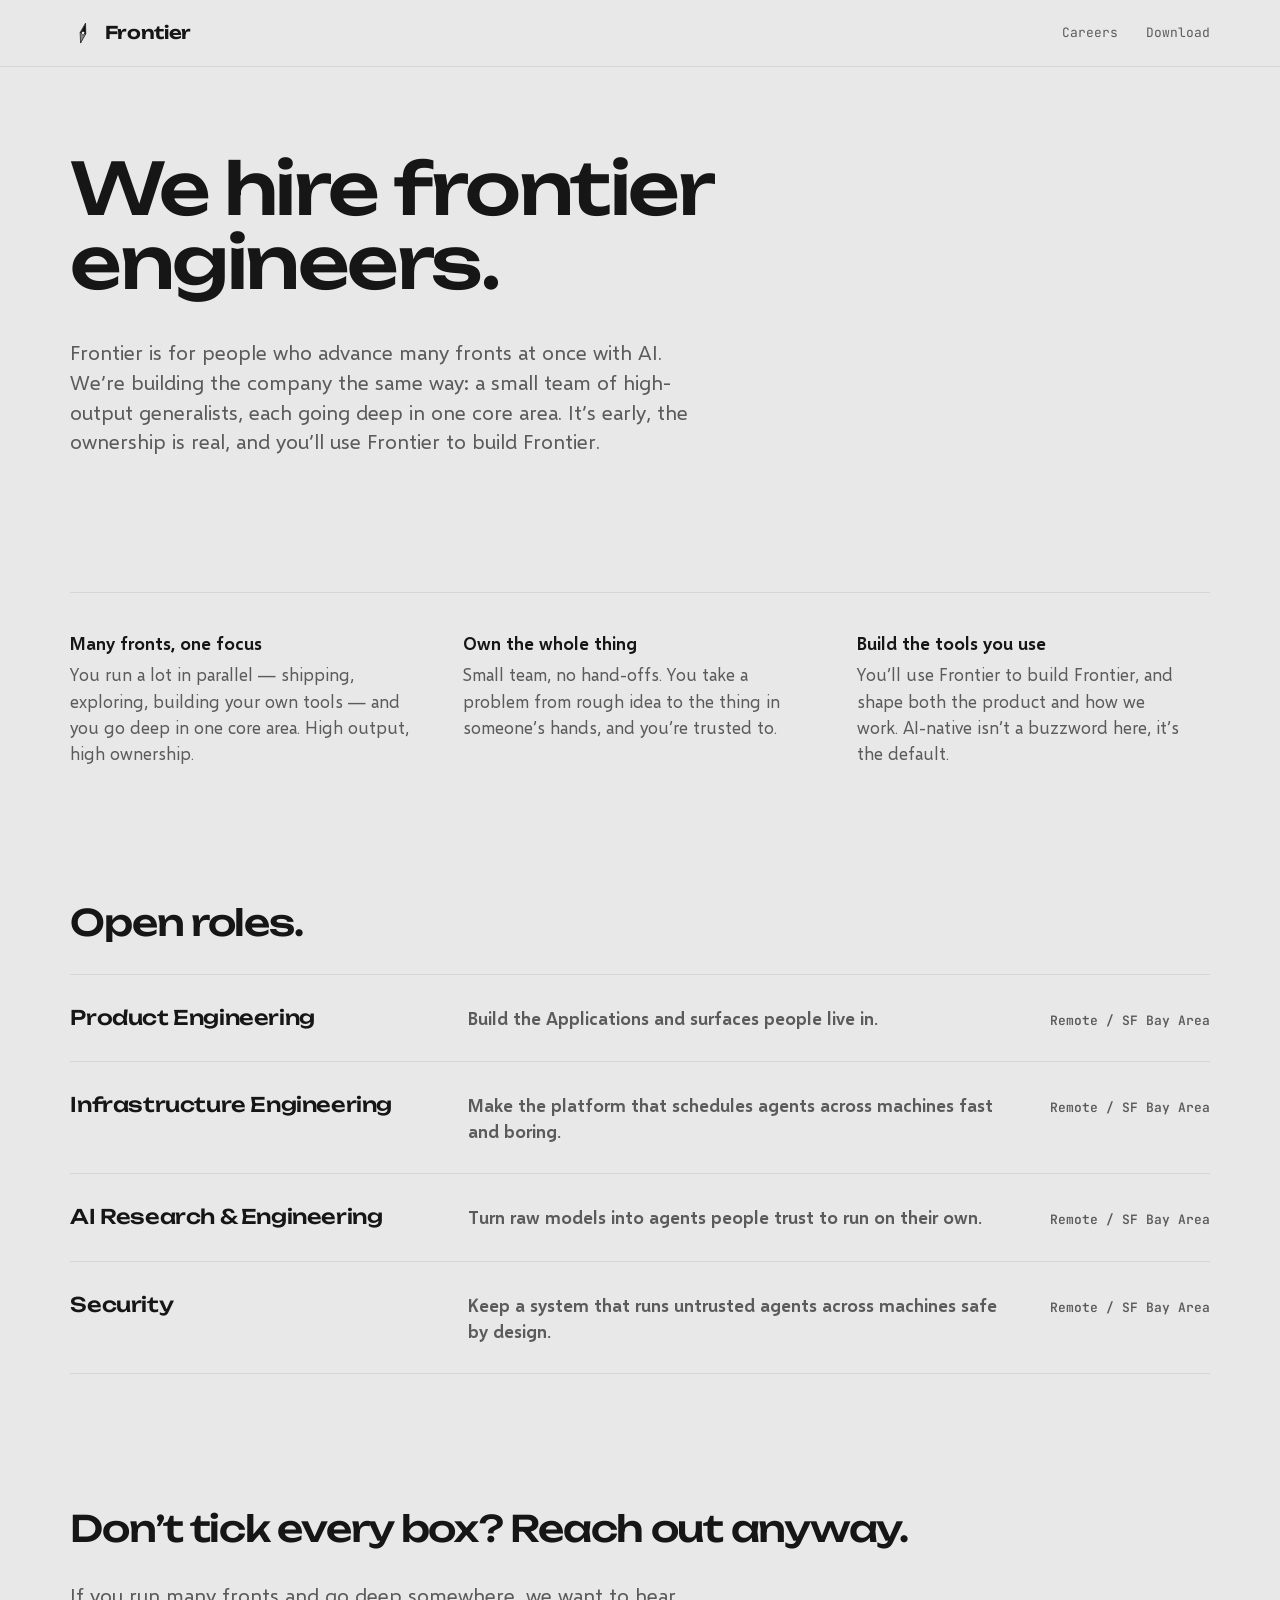
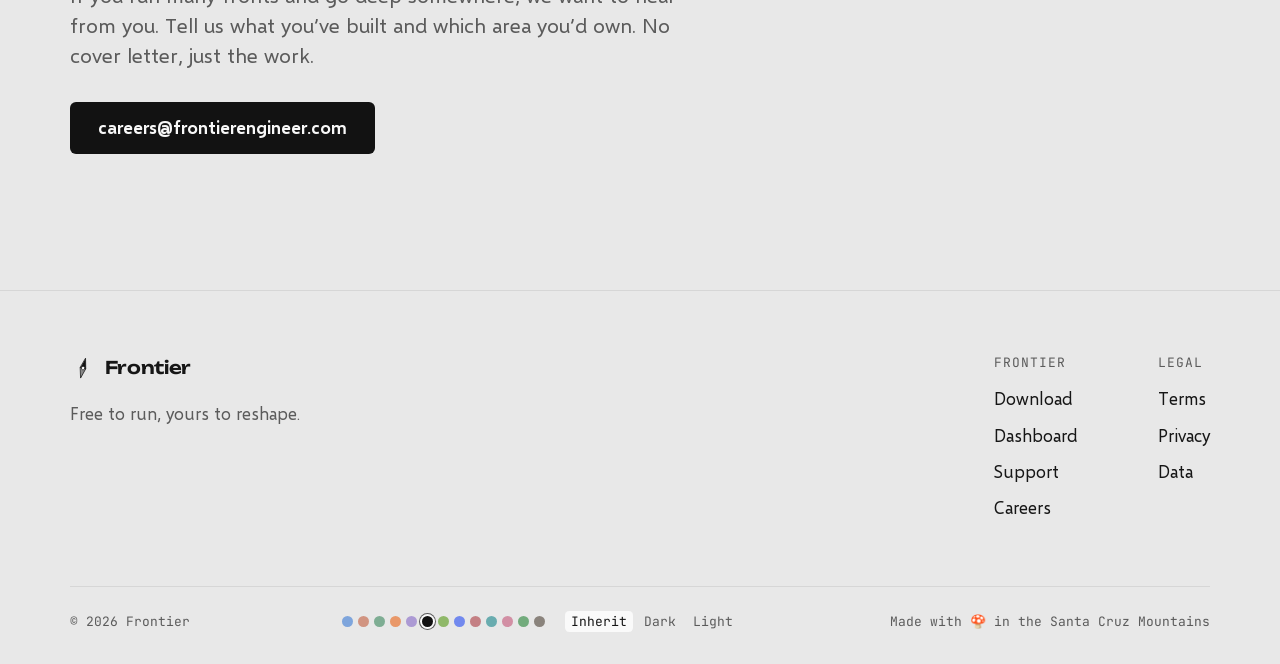
<file: careers/index.html>
<!doctype html>
<html lang="en" data-palette="mono" data-mode="inherit" data-type-scale="standard" data-density="regular">
<head>
  <meta charset="utf-8">
  <meta name="viewport" content="width=device-width, initial-scale=1">
  <meta name="color-scheme" content="light dark">
  <link rel="icon" href="/favicon.ico" sizes="48x48">
  <link rel="icon" href="/favicon.svg" type="image/svg+xml">
  <link rel="icon" href="/icon-192.png" type="image/png" sizes="192x192">
  <link rel="apple-touch-icon" href="/apple-touch-icon.png">
  <script>try{var a=JSON.parse(localStorage.getItem('frontier-appearance')||'{}'),k={palette:'data-palette',mode:'data-mode',typeScale:'data-type-scale',density:'data-density'};for(var n in k)if(typeof a[n]==='string'&&/^[a-z-]+$/.test(a[n]))document.documentElement.setAttribute(k[n],a[n])}catch(e){}</script>
  <link rel="stylesheet" href="/assets/frontier-079adbd35e69f899.css">
  <link rel="stylesheet" href="/assets/site-15678b2a133ea9fb.css">
  <script type="application/json" id="downloads">{"all":"https://github.com/frontierengineer/releases/releases/latest","packages":[{"platform":"mac","name":"macOS","detail":"Apple silicon","machine":"darwin-arm64","label":"Download for macOS","file":"Frontier-arm64.dmg"},{"platform":"linux","name":"Linux","detail":"x64","machine":"linux-amd64","label":"Download for Linux","file":"Frontier-x86_64.AppImage"}]}</script>
  <script type="module" src="/assets/site-0222a227f427cc3a.js"></script>
  <title>Careers · Frontier</title>
  <meta name="description" content="We're hiring frontier engineers: high-output generalists who go deep in one core area.">
  <link rel="canonical" href="https://frontierengineer.com/careers/">
</head>
<body>
  <header class="bar">
    <a class="wordmark" href="/" aria-label="Frontier, home"><svg class="compass" viewBox="0 0 64 64" role="presentation" focusable="false"><g class="turn"><path class="north" d="M32,8 L38.5,32 L25.5,32 Z"/><path class="south" d="M32,56 L38.5,32 L25.5,32 Z"/><circle class="pin" cx="32" cy="32" r="4.2"/></g></svg><span>Frontier</span></a>
    <nav aria-label="Site">
      <a href="/careers/">Careers</a>
      <a href="https://github.com/frontierengineer/releases/releases/latest" data-download>Download</a>
    </nav>
  </header>
  <main class="careers">
    <section class="careers-top">
      <h1>We hire frontier engineers.</h1>
      <p class="lead">Frontier is for people who advance many fronts at once with AI. We’re building the company the same way: a small team of high-output generalists, each going deep in one core area. It’s early, the ownership is real, and you’ll use Frontier to build Frontier.</p>
    </section>
    <section class="careers-ethos" aria-label="How we work">
      <article><h3>Many fronts, one focus</h3><p>You run a lot in parallel — shipping, exploring, building your own tools — and you go deep in one core area. High output, high ownership.</p></article>
      <article><h3>Own the whole thing</h3><p>Small team, no hand-offs. You take a problem from rough idea to the thing in someone’s hands, and you’re trusted to.</p></article>
      <article><h3>Build the tools you use</h3><p>You’ll use Frontier to build Frontier, and shape both the product and how we work. AI-native isn’t a buzzword here, it’s the default.</p></article>
    </section>
    <section class="careers-roles" id="roles">
      <h2>Open roles.</h2>
      <details id="product"><summary><span class="role-title">Product Engineering</span><span class="role-summary">Build the Applications and surfaces people live in.</span><span class="role-place">Remote / SF Bay Area</span></summary><div class="role"><p>You’ll build what people actually touch — the decks, the panels, the Applications they reach for daily — and own each one from rough idea to the thing in someone’s hands.</p><h4>What you’ll own</h4><ul><li>Design and ship Applications and core UI, prototype to production, often solo.</li><li>Turn fuzzy problems into shipped features fast, then sharpen them with real use.</li><li>Sweat interaction, latency, and the feel of a tool people use all day.</li><li>Use Frontier to build Frontier, and feed what’s missing back into the platform.</li></ul><h4>You might be a good fit if</h4><ul><li>You’ve owned real features end to end, and people liked using them.</li><li>You’re fluent in TypeScript and React (or pick up a stack in a weekend).</li><li>You hold craft and pace at once, and know when to trade one for the other.</li><li>You run several things in parallel without losing the thread.</li></ul><h4>Bonus</h4><ul><li>Developer tools, IDEs, or plugin systems.</li><li>Taking a product 0→1 at a small company.</li></ul><p><a href="mailto:careers@frontierengineer.com?subject=Application%3A%20Product%20Engineering">Apply for Product Engineering</a></p></div></details>
      <details id="infra"><summary><span class="role-title">Infrastructure Engineering</span><span class="role-summary">Make the platform that schedules agents across machines fast and boring.</span><span class="role-place">Remote / SF Bay Area</span></summary><div class="role"><p>You’ll own the host: the scheduler, the session and workspace model, the daemon on every machine, and the typed bus everything rides. The part that has to just hold.</p><h4>What you’ll own</h4><ul><li>Scheduling and dispatch: many sessions across a machine pool, queued and routed without the user thinking about it.</li><li>The worker daemon and the machine / workspace model — connection, health, isolation.</li><li>The message bus and persistence every Application depends on.</li><li>Reliability, latency, and the failure modes of running agents across a fleet.</li></ul><h4>You might be a good fit if</h4><ul><li>You’ve built systems other people relied on, and you think in failure modes and backpressure.</li><li>You like infrastructure that disappears, the part people stop thinking about because it holds.</li><li>You’re comfortable across Node/TS, sockets, processes, and containers.</li><li>You go deep on systems while keeping many fronts moving.</li></ul><h4>Bonus</h4><ul><li>Scheduling/orchestration, real-time systems, or multi-tenant isolation.</li></ul><p><a href="mailto:careers@frontierengineer.com?subject=Application%3A%20Infrastructure%20Engineering">Apply for Infrastructure Engineering</a></p></div></details>
      <details id="ai"><summary><span class="role-title">AI Research &amp; Engineering</span><span class="role-summary">Turn raw models into agents people trust to run on their own.</span><span class="role-place">Remote / SF Bay Area</span></summary><div class="role"><p>You’ll own the brain — how Frontier drives LLMs into useful, steerable, multi-step work: the agent loop, the prompting, the evals, and the “thickening” that makes a turn worth more.</p><h4>What you’ll own</h4><ul><li>The agent loop: planning, tool use over MCP, spawning subagents, returning at the right moment.</li><li>Information-boundary work — more done per turn, fewer interruptions.</li><li>Evals and guardrails: knowing an agent is good, and catching when it drifts.</li><li>Provider-agnostic model integration (Claude, GPT, Gemini, local), getting the best from each.</li></ul><h4>You might be a good fit if</h4><ul><li>You’ve built LLM systems that worked in the real world, not just demos.</li><li>You’re equal parts researcher and engineer — you prototype, measure, and ship.</li><li>You have strong intuitions for prompting, tool use, and agent design.</li><li>You read the field weekly and fold the best ideas in fast.</li></ul><h4>Bonus</h4><ul><li>Eval design, fine-tuning/RL, multi-agent systems, or speech (STT/TTS).</li></ul><p><a href="mailto:careers@frontierengineer.com?subject=Application%3A%20AI%20Research%20%26%20Engineering">Apply for AI Research &amp; Engineering</a></p></div></details>
      <details id="security"><summary><span class="role-title">Security</span><span class="role-summary">Keep a system that runs untrusted agents across machines safe by design.</span><span class="role-place">Remote / SF Bay Area</span></summary><div class="role"><p>Frontier runs AI agents that execute real code on real machines. You’ll own making that safe — isolation, the trust model, and the failure cases nobody else is thinking about yet.</p><h4>What you’ll own</h4><ul><li>The isolation and sandbox model for agent-generated code and workspace boundaries.</li><li>The trust and permission model across machines, providers, and Applications.</li><li>Threat modeling for agentic systems: prompt injection, tool abuse, supply chain, exfiltration.</li><li>Secure defaults baked into the platform and the Application Interface, not bolted on.</li></ul><h4>You might be a good fit if</h4><ul><li>You’ve done security engineering on real systems, not just audits.</li><li>You think like an attacker and build like an engineer.</li><li>You’re comfortable with the weird new threat surface of AI agents.</li><li>You move at startup pace without lowering the bar.</li></ul><h4>Bonus</h4><ul><li>Sandboxing/containers, AppSec, or AI/agent security research.</li></ul><p><a href="mailto:careers@frontierengineer.com?subject=Application%3A%20Security">Apply for Security</a></p></div></details>
    </section>
    <section class="careers-apply">
      <h2>Don’t tick every box? Reach out anyway.</h2>
      <p class="lead">If you run many fronts and go deep somewhere, we want to hear from you. Tell us what you’ve built and which area you’d own. No cover letter, just the work.</p>
      <p class="actions"><a class="button" href="mailto:careers@frontierengineer.com?subject=Application">careers@frontierengineer.com</a></p>
    </section>
  </main>
  <footer class="foot">
    <div class="foot-top">
      <div class="foot-brand">
        <a class="wordmark" href="/" aria-label="Frontier, home"><svg class="compass" viewBox="0 0 64 64" role="presentation" focusable="false"><g class="turn"><path class="north" d="M32,8 L38.5,32 L25.5,32 Z"/><path class="south" d="M32,56 L38.5,32 L25.5,32 Z"/><circle class="pin" cx="32" cy="32" r="4.2"/></g></svg><span>Frontier</span></a>
        <p>Free to run, yours to reshape.</p>
      </div>
      <nav class="foot-cols" aria-label="Footer">
        <div>
          <h4>Frontier</h4>
          <a href="https://github.com/frontierengineer/releases/releases/latest" data-download>Download</a>
          <a href="https://dashboard.frontierengineer.com/">Dashboard</a>
          <a href="https://support.frontierengineer.com/">Support</a>
          <a href="/careers/">Careers</a>
        </div>
        <div>
          <h4>Legal</h4>
          <a href="/terms/">Terms</a>
          <a href="/privacy/">Privacy</a>
          <a href="/data/">Data</a>
        </div>
      </nav>
    </div>
    <div class="foot-base">
      <span>© 2026 Frontier</span>
      <form class="look" data-look hidden aria-label="How this site looks">
        <span class="look-palettes" role="radiogroup" aria-label="Palette"><label title="Graphite" style="--chip: light-dark(oklch(0.550 0.170 258), oklch(0.700 0.150 255))"><input type="radio" name="palette" value="graphite" aria-label="Graphite"><span class="dot"></span></label><label title="Paper" style="--chip: light-dark(oklch(0.565 0.150 38), oklch(0.700 0.130 42))"><input type="radio" name="palette" value="paper" aria-label="Paper"><span class="dot"></span></label><label title="Moss" style="--chip: light-dark(oklch(0.520 0.110 155), oklch(0.760 0.100 150))"><input type="radio" name="palette" value="moss" aria-label="Moss"><span class="dot"></span></label><label title="Instrument" style="--chip: light-dark(oklch(0.640 0.200 45), oklch(0.720 0.190 48))"><input type="radio" name="palette" value="instrument" aria-label="Instrument"><span class="dot"></span></label><label title="Dusk" style="--chip: light-dark(oklch(0.550 0.160 295), oklch(0.740 0.120 300))"><input type="radio" name="palette" value="dusk" aria-label="Dusk"><span class="dot"></span></label><label title="Mono" style="--chip: light-dark(oklch(0.180 0.000 0), oklch(0.960 0.000 0))"><input type="radio" name="palette" value="mono" aria-label="Mono"><span class="dot"></span></label><label title="Acid" style="--chip: light-dark(oklch(0.580 0.180 135), oklch(0.900 0.210 125))"><input type="radio" name="palette" value="acid" aria-label="Acid"><span class="dot"></span></label><label title="Klein" style="--chip: light-dark(oklch(0.480 0.270 265), oklch(0.620 0.250 265))"><input type="radio" name="palette" value="klein" aria-label="Klein"><span class="dot"></span></label><label title="Oxblood" style="--chip: light-dark(oklch(0.480 0.160 22), oklch(0.610 0.170 22))"><input type="radio" name="palette" value="oxblood" aria-label="Oxblood"><span class="dot"></span></label><label title="Tide" style="--chip: light-dark(oklch(0.520 0.100 200), oklch(0.780 0.110 190))"><input type="radio" name="palette" value="tide" aria-label="Tide"><span class="dot"></span></label><label title="Rose" style="--chip: light-dark(oklch(0.570 0.160 5), oklch(0.760 0.120 5))"><input type="radio" name="palette" value="rose" aria-label="Rose"><span class="dot"></span></label><label title="Phosphor" style="--chip: light-dark(oklch(0.500 0.150 145), oklch(0.860 0.200 145))"><input type="radio" name="palette" value="phosphor" aria-label="Phosphor"><span class="dot"></span></label><label title="Sand" style="--chip: light-dark(oklch(0.320 0.030 70), oklch(0.880 0.050 85))"><input type="radio" name="palette" value="sand" aria-label="Sand"><span class="dot"></span></label></span>
        <span class="look-modes" role="radiogroup" aria-label="Mode"><label title="Inherit"><input type="radio" name="mode" value="inherit" aria-label="Inherit"><span>Inherit</span></label><label title="Dark"><input type="radio" name="mode" value="dark" aria-label="Dark"><span>Dark</span></label><label title="Light"><input type="radio" name="mode" value="light" aria-label="Light"><span>Light</span></label></span>
      </form>
      <span class="foot-made">Made with <span class="foot-emoji" data-emoji aria-hidden="true">🍄</span> in the Santa Cruz Mountains</span>
    </div>
  </footer>
</body>
</html>
</file>
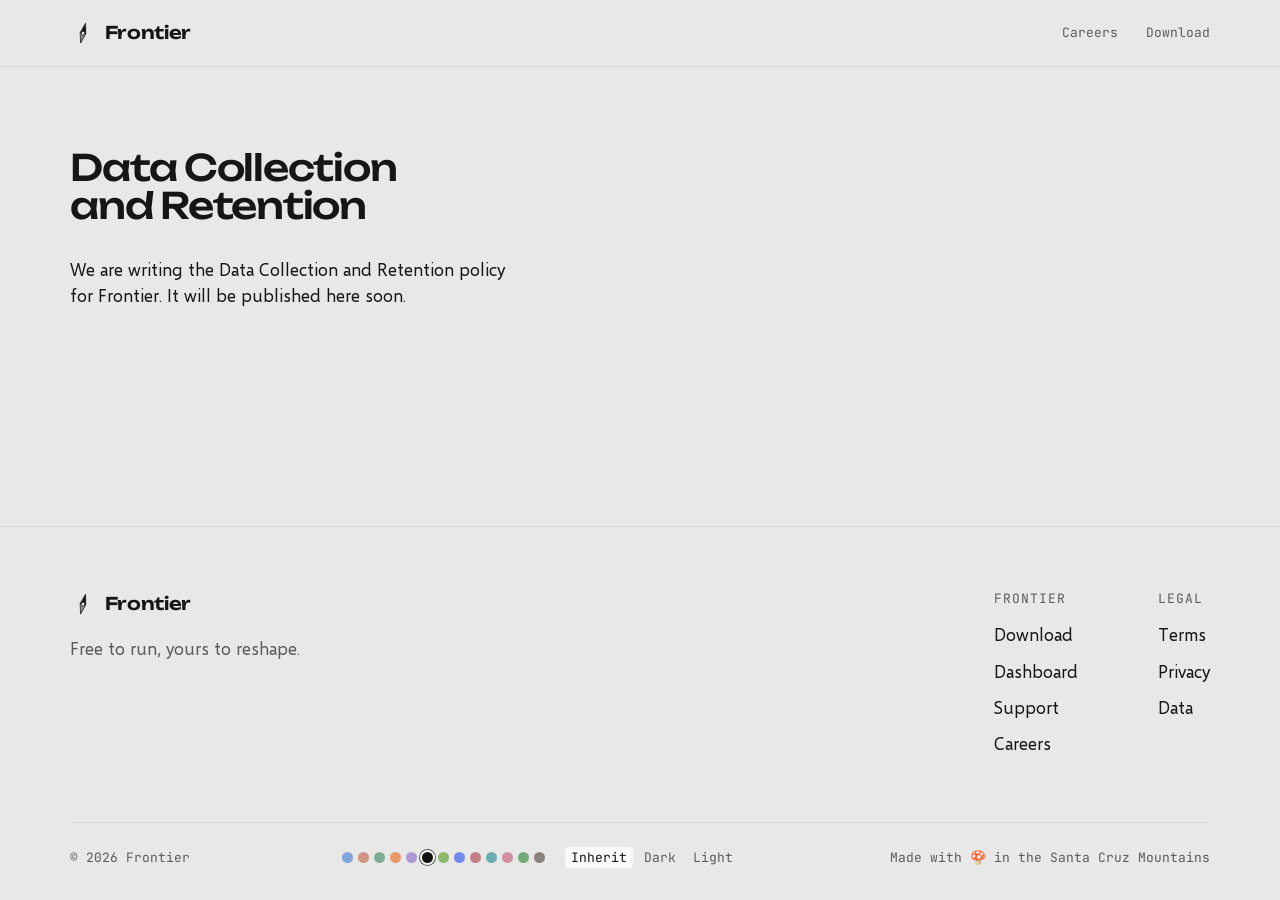
<file: data/index.html>
<!doctype html>
<html lang="en" data-palette="mono" data-mode="inherit" data-type-scale="standard" data-density="regular">
<head>
  <meta charset="utf-8">
  <meta name="viewport" content="width=device-width, initial-scale=1">
  <meta name="color-scheme" content="light dark">
  <link rel="icon" href="/favicon.ico" sizes="48x48">
  <link rel="icon" href="/favicon.svg" type="image/svg+xml">
  <link rel="icon" href="/icon-192.png" type="image/png" sizes="192x192">
  <link rel="apple-touch-icon" href="/apple-touch-icon.png">
  <script>try{var a=JSON.parse(localStorage.getItem('frontier-appearance')||'{}'),k={palette:'data-palette',mode:'data-mode',typeScale:'data-type-scale',density:'data-density'};for(var n in k)if(typeof a[n]==='string'&&/^[a-z-]+$/.test(a[n]))document.documentElement.setAttribute(k[n],a[n])}catch(e){}</script>
  <link rel="stylesheet" href="/assets/frontier-079adbd35e69f899.css">
  <link rel="stylesheet" href="/assets/site-15678b2a133ea9fb.css">
  <script type="application/json" id="downloads">{"all":"https://github.com/frontierengineer/releases/releases/latest","packages":[{"platform":"mac","name":"macOS","detail":"Apple silicon","machine":"darwin-arm64","label":"Download for macOS","file":"Frontier-arm64.dmg"},{"platform":"linux","name":"Linux","detail":"x64","machine":"linux-amd64","label":"Download for Linux","file":"Frontier-x86_64.AppImage"}]}</script>
  <script type="module" src="/assets/site-0222a227f427cc3a.js"></script>
  <title>Data Collection and Retention · Frontier</title>
  <link rel="canonical" href="https://frontierengineer.com/data/">
</head>
<body>
  <header class="bar">
    <a class="wordmark" href="/" aria-label="Frontier, home"><svg class="compass" viewBox="0 0 64 64" role="presentation" focusable="false"><g class="turn"><path class="north" d="M32,8 L38.5,32 L25.5,32 Z"/><path class="south" d="M32,56 L38.5,32 L25.5,32 Z"/><circle class="pin" cx="32" cy="32" r="4.2"/></g></svg><span>Frontier</span></a>
    <nav aria-label="Site">
      <a href="/careers/">Careers</a>
      <a href="https://github.com/frontierengineer/releases/releases/latest" data-download>Download</a>
    </nav>
  </header>
  <main class="document">
<h1>Data Collection and Retention</h1>
<p>We are writing the Data Collection and Retention policy for Frontier. It will be published here soon.</p>

  </main>
  <footer class="foot">
    <div class="foot-top">
      <div class="foot-brand">
        <a class="wordmark" href="/" aria-label="Frontier, home"><svg class="compass" viewBox="0 0 64 64" role="presentation" focusable="false"><g class="turn"><path class="north" d="M32,8 L38.5,32 L25.5,32 Z"/><path class="south" d="M32,56 L38.5,32 L25.5,32 Z"/><circle class="pin" cx="32" cy="32" r="4.2"/></g></svg><span>Frontier</span></a>
        <p>Free to run, yours to reshape.</p>
      </div>
      <nav class="foot-cols" aria-label="Footer">
        <div>
          <h4>Frontier</h4>
          <a href="https://github.com/frontierengineer/releases/releases/latest" data-download>Download</a>
          <a href="https://dashboard.frontierengineer.com/">Dashboard</a>
          <a href="https://support.frontierengineer.com/">Support</a>
          <a href="/careers/">Careers</a>
        </div>
        <div>
          <h4>Legal</h4>
          <a href="/terms/">Terms</a>
          <a href="/privacy/">Privacy</a>
          <a href="/data/">Data</a>
        </div>
      </nav>
    </div>
    <div class="foot-base">
      <span>© 2026 Frontier</span>
      <form class="look" data-look hidden aria-label="How this site looks">
        <span class="look-palettes" role="radiogroup" aria-label="Palette"><label title="Graphite" style="--chip: light-dark(oklch(0.550 0.170 258), oklch(0.700 0.150 255))"><input type="radio" name="palette" value="graphite" aria-label="Graphite"><span class="dot"></span></label><label title="Paper" style="--chip: light-dark(oklch(0.565 0.150 38), oklch(0.700 0.130 42))"><input type="radio" name="palette" value="paper" aria-label="Paper"><span class="dot"></span></label><label title="Moss" style="--chip: light-dark(oklch(0.520 0.110 155), oklch(0.760 0.100 150))"><input type="radio" name="palette" value="moss" aria-label="Moss"><span class="dot"></span></label><label title="Instrument" style="--chip: light-dark(oklch(0.640 0.200 45), oklch(0.720 0.190 48))"><input type="radio" name="palette" value="instrument" aria-label="Instrument"><span class="dot"></span></label><label title="Dusk" style="--chip: light-dark(oklch(0.550 0.160 295), oklch(0.740 0.120 300))"><input type="radio" name="palette" value="dusk" aria-label="Dusk"><span class="dot"></span></label><label title="Mono" style="--chip: light-dark(oklch(0.180 0.000 0), oklch(0.960 0.000 0))"><input type="radio" name="palette" value="mono" aria-label="Mono"><span class="dot"></span></label><label title="Acid" style="--chip: light-dark(oklch(0.580 0.180 135), oklch(0.900 0.210 125))"><input type="radio" name="palette" value="acid" aria-label="Acid"><span class="dot"></span></label><label title="Klein" style="--chip: light-dark(oklch(0.480 0.270 265), oklch(0.620 0.250 265))"><input type="radio" name="palette" value="klein" aria-label="Klein"><span class="dot"></span></label><label title="Oxblood" style="--chip: light-dark(oklch(0.480 0.160 22), oklch(0.610 0.170 22))"><input type="radio" name="palette" value="oxblood" aria-label="Oxblood"><span class="dot"></span></label><label title="Tide" style="--chip: light-dark(oklch(0.520 0.100 200), oklch(0.780 0.110 190))"><input type="radio" name="palette" value="tide" aria-label="Tide"><span class="dot"></span></label><label title="Rose" style="--chip: light-dark(oklch(0.570 0.160 5), oklch(0.760 0.120 5))"><input type="radio" name="palette" value="rose" aria-label="Rose"><span class="dot"></span></label><label title="Phosphor" style="--chip: light-dark(oklch(0.500 0.150 145), oklch(0.860 0.200 145))"><input type="radio" name="palette" value="phosphor" aria-label="Phosphor"><span class="dot"></span></label><label title="Sand" style="--chip: light-dark(oklch(0.320 0.030 70), oklch(0.880 0.050 85))"><input type="radio" name="palette" value="sand" aria-label="Sand"><span class="dot"></span></label></span>
        <span class="look-modes" role="radiogroup" aria-label="Mode"><label title="Inherit"><input type="radio" name="mode" value="inherit" aria-label="Inherit"><span>Inherit</span></label><label title="Dark"><input type="radio" name="mode" value="dark" aria-label="Dark"><span>Dark</span></label><label title="Light"><input type="radio" name="mode" value="light" aria-label="Light"><span>Light</span></label></span>
      </form>
      <span class="foot-made">Made with <span class="foot-emoji" data-emoji aria-hidden="true">🍄</span> in the Santa Cruz Mountains</span>
    </div>
  </footer>
</body>
</html>
</file>
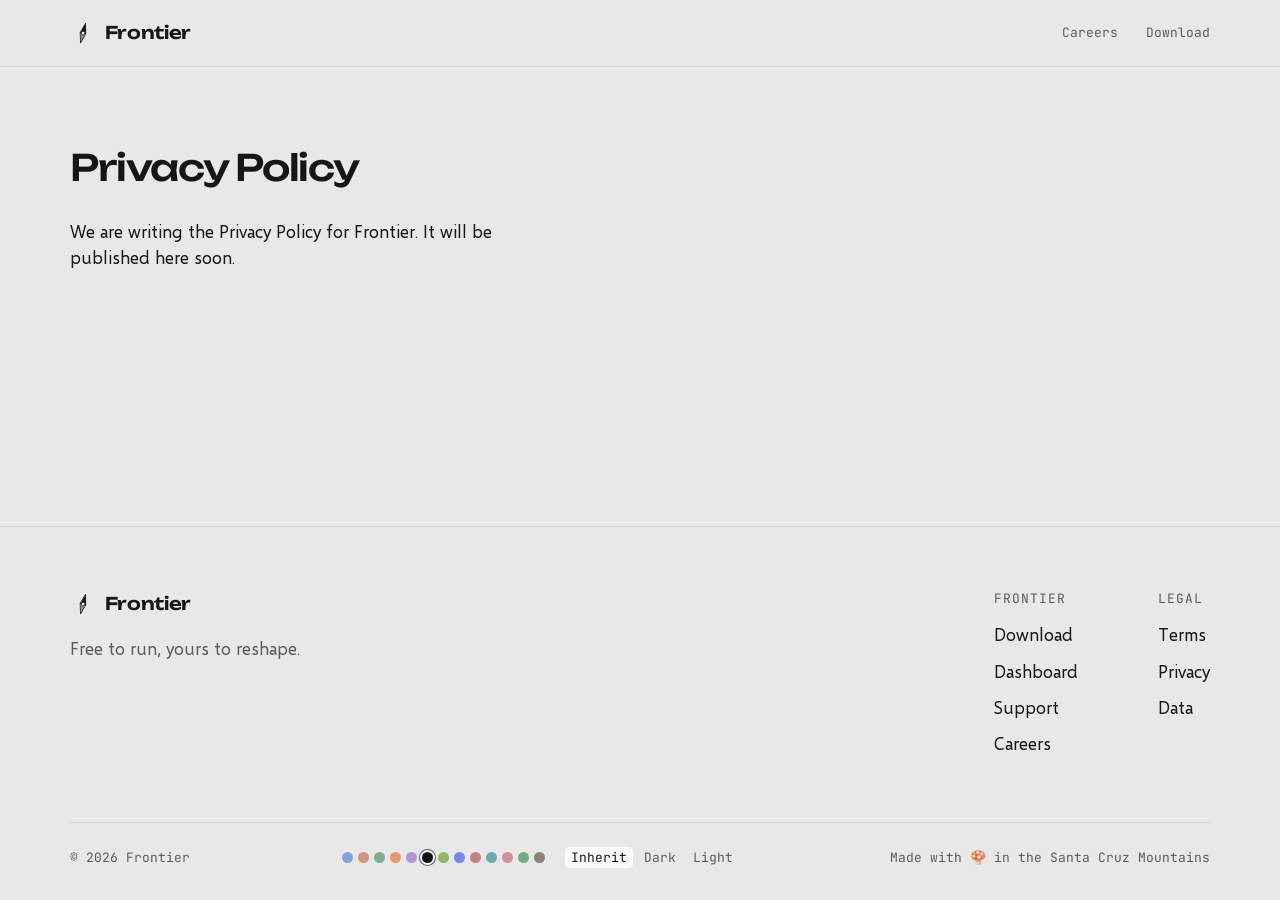
<file: privacy/index.html>
<!doctype html>
<html lang="en" data-palette="mono" data-mode="inherit" data-type-scale="standard" data-density="regular">
<head>
  <meta charset="utf-8">
  <meta name="viewport" content="width=device-width, initial-scale=1">
  <meta name="color-scheme" content="light dark">
  <link rel="icon" href="/favicon.ico" sizes="48x48">
  <link rel="icon" href="/favicon.svg" type="image/svg+xml">
  <link rel="icon" href="/icon-192.png" type="image/png" sizes="192x192">
  <link rel="apple-touch-icon" href="/apple-touch-icon.png">
  <script>try{var a=JSON.parse(localStorage.getItem('frontier-appearance')||'{}'),k={palette:'data-palette',mode:'data-mode',typeScale:'data-type-scale',density:'data-density'};for(var n in k)if(typeof a[n]==='string'&&/^[a-z-]+$/.test(a[n]))document.documentElement.setAttribute(k[n],a[n])}catch(e){}</script>
  <link rel="stylesheet" href="/assets/frontier-079adbd35e69f899.css">
  <link rel="stylesheet" href="/assets/site-15678b2a133ea9fb.css">
  <script type="application/json" id="downloads">{"all":"https://github.com/frontierengineer/releases/releases/latest","packages":[{"platform":"mac","name":"macOS","detail":"Apple silicon","machine":"darwin-arm64","label":"Download for macOS","file":"Frontier-arm64.dmg"},{"platform":"linux","name":"Linux","detail":"x64","machine":"linux-amd64","label":"Download for Linux","file":"Frontier-x86_64.AppImage"}]}</script>
  <script type="module" src="/assets/site-0222a227f427cc3a.js"></script>
  <title>Privacy Policy · Frontier</title>
  <link rel="canonical" href="https://frontierengineer.com/privacy/">
</head>
<body>
  <header class="bar">
    <a class="wordmark" href="/" aria-label="Frontier, home"><svg class="compass" viewBox="0 0 64 64" role="presentation" focusable="false"><g class="turn"><path class="north" d="M32,8 L38.5,32 L25.5,32 Z"/><path class="south" d="M32,56 L38.5,32 L25.5,32 Z"/><circle class="pin" cx="32" cy="32" r="4.2"/></g></svg><span>Frontier</span></a>
    <nav aria-label="Site">
      <a href="/careers/">Careers</a>
      <a href="https://github.com/frontierengineer/releases/releases/latest" data-download>Download</a>
    </nav>
  </header>
  <main class="document">
<h1>Privacy Policy</h1>
<p>We are writing the Privacy Policy for Frontier. It will be published here soon.</p>

  </main>
  <footer class="foot">
    <div class="foot-top">
      <div class="foot-brand">
        <a class="wordmark" href="/" aria-label="Frontier, home"><svg class="compass" viewBox="0 0 64 64" role="presentation" focusable="false"><g class="turn"><path class="north" d="M32,8 L38.5,32 L25.5,32 Z"/><path class="south" d="M32,56 L38.5,32 L25.5,32 Z"/><circle class="pin" cx="32" cy="32" r="4.2"/></g></svg><span>Frontier</span></a>
        <p>Free to run, yours to reshape.</p>
      </div>
      <nav class="foot-cols" aria-label="Footer">
        <div>
          <h4>Frontier</h4>
          <a href="https://github.com/frontierengineer/releases/releases/latest" data-download>Download</a>
          <a href="https://dashboard.frontierengineer.com/">Dashboard</a>
          <a href="https://support.frontierengineer.com/">Support</a>
          <a href="/careers/">Careers</a>
        </div>
        <div>
          <h4>Legal</h4>
          <a href="/terms/">Terms</a>
          <a href="/privacy/">Privacy</a>
          <a href="/data/">Data</a>
        </div>
      </nav>
    </div>
    <div class="foot-base">
      <span>© 2026 Frontier</span>
      <form class="look" data-look hidden aria-label="How this site looks">
        <span class="look-palettes" role="radiogroup" aria-label="Palette"><label title="Graphite" style="--chip: light-dark(oklch(0.550 0.170 258), oklch(0.700 0.150 255))"><input type="radio" name="palette" value="graphite" aria-label="Graphite"><span class="dot"></span></label><label title="Paper" style="--chip: light-dark(oklch(0.565 0.150 38), oklch(0.700 0.130 42))"><input type="radio" name="palette" value="paper" aria-label="Paper"><span class="dot"></span></label><label title="Moss" style="--chip: light-dark(oklch(0.520 0.110 155), oklch(0.760 0.100 150))"><input type="radio" name="palette" value="moss" aria-label="Moss"><span class="dot"></span></label><label title="Instrument" style="--chip: light-dark(oklch(0.640 0.200 45), oklch(0.720 0.190 48))"><input type="radio" name="palette" value="instrument" aria-label="Instrument"><span class="dot"></span></label><label title="Dusk" style="--chip: light-dark(oklch(0.550 0.160 295), oklch(0.740 0.120 300))"><input type="radio" name="palette" value="dusk" aria-label="Dusk"><span class="dot"></span></label><label title="Mono" style="--chip: light-dark(oklch(0.180 0.000 0), oklch(0.960 0.000 0))"><input type="radio" name="palette" value="mono" aria-label="Mono"><span class="dot"></span></label><label title="Acid" style="--chip: light-dark(oklch(0.580 0.180 135), oklch(0.900 0.210 125))"><input type="radio" name="palette" value="acid" aria-label="Acid"><span class="dot"></span></label><label title="Klein" style="--chip: light-dark(oklch(0.480 0.270 265), oklch(0.620 0.250 265))"><input type="radio" name="palette" value="klein" aria-label="Klein"><span class="dot"></span></label><label title="Oxblood" style="--chip: light-dark(oklch(0.480 0.160 22), oklch(0.610 0.170 22))"><input type="radio" name="palette" value="oxblood" aria-label="Oxblood"><span class="dot"></span></label><label title="Tide" style="--chip: light-dark(oklch(0.520 0.100 200), oklch(0.780 0.110 190))"><input type="radio" name="palette" value="tide" aria-label="Tide"><span class="dot"></span></label><label title="Rose" style="--chip: light-dark(oklch(0.570 0.160 5), oklch(0.760 0.120 5))"><input type="radio" name="palette" value="rose" aria-label="Rose"><span class="dot"></span></label><label title="Phosphor" style="--chip: light-dark(oklch(0.500 0.150 145), oklch(0.860 0.200 145))"><input type="radio" name="palette" value="phosphor" aria-label="Phosphor"><span class="dot"></span></label><label title="Sand" style="--chip: light-dark(oklch(0.320 0.030 70), oklch(0.880 0.050 85))"><input type="radio" name="palette" value="sand" aria-label="Sand"><span class="dot"></span></label></span>
        <span class="look-modes" role="radiogroup" aria-label="Mode"><label title="Inherit"><input type="radio" name="mode" value="inherit" aria-label="Inherit"><span>Inherit</span></label><label title="Dark"><input type="radio" name="mode" value="dark" aria-label="Dark"><span>Dark</span></label><label title="Light"><input type="radio" name="mode" value="light" aria-label="Light"><span>Light</span></label></span>
      </form>
      <span class="foot-made">Made with <span class="foot-emoji" data-emoji aria-hidden="true">🍄</span> in the Santa Cruz Mountains</span>
    </div>
  </footer>
</body>
</html>
</file>
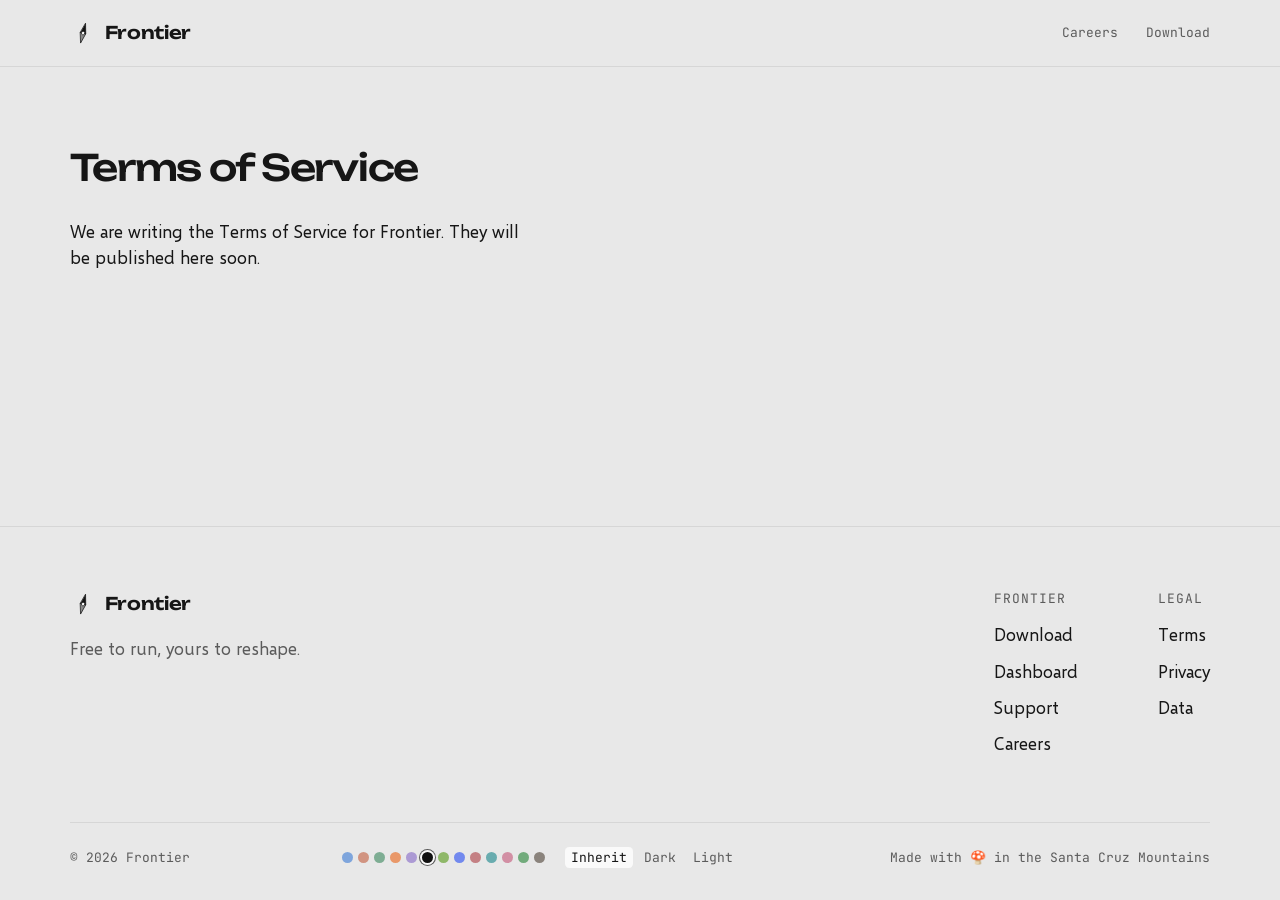
<file: terms/index.html>
<!doctype html>
<html lang="en" data-palette="mono" data-mode="inherit" data-type-scale="standard" data-density="regular">
<head>
  <meta charset="utf-8">
  <meta name="viewport" content="width=device-width, initial-scale=1">
  <meta name="color-scheme" content="light dark">
  <link rel="icon" href="/favicon.ico" sizes="48x48">
  <link rel="icon" href="/favicon.svg" type="image/svg+xml">
  <link rel="icon" href="/icon-192.png" type="image/png" sizes="192x192">
  <link rel="apple-touch-icon" href="/apple-touch-icon.png">
  <script>try{var a=JSON.parse(localStorage.getItem('frontier-appearance')||'{}'),k={palette:'data-palette',mode:'data-mode',typeScale:'data-type-scale',density:'data-density'};for(var n in k)if(typeof a[n]==='string'&&/^[a-z-]+$/.test(a[n]))document.documentElement.setAttribute(k[n],a[n])}catch(e){}</script>
  <link rel="stylesheet" href="/assets/frontier-079adbd35e69f899.css">
  <link rel="stylesheet" href="/assets/site-15678b2a133ea9fb.css">
  <script type="application/json" id="downloads">{"all":"https://github.com/frontierengineer/releases/releases/latest","packages":[{"platform":"mac","name":"macOS","detail":"Apple silicon","machine":"darwin-arm64","label":"Download for macOS","file":"Frontier-arm64.dmg"},{"platform":"linux","name":"Linux","detail":"x64","machine":"linux-amd64","label":"Download for Linux","file":"Frontier-x86_64.AppImage"}]}</script>
  <script type="module" src="/assets/site-0222a227f427cc3a.js"></script>
  <title>Terms of Service · Frontier</title>
  <link rel="canonical" href="https://frontierengineer.com/terms/">
</head>
<body>
  <header class="bar">
    <a class="wordmark" href="/" aria-label="Frontier, home"><svg class="compass" viewBox="0 0 64 64" role="presentation" focusable="false"><g class="turn"><path class="north" d="M32,8 L38.5,32 L25.5,32 Z"/><path class="south" d="M32,56 L38.5,32 L25.5,32 Z"/><circle class="pin" cx="32" cy="32" r="4.2"/></g></svg><span>Frontier</span></a>
    <nav aria-label="Site">
      <a href="/careers/">Careers</a>
      <a href="https://github.com/frontierengineer/releases/releases/latest" data-download>Download</a>
    </nav>
  </header>
  <main class="document">
<h1>Terms of Service</h1>
<p>We are writing the Terms of Service for Frontier. They will be published here soon.</p>

  </main>
  <footer class="foot">
    <div class="foot-top">
      <div class="foot-brand">
        <a class="wordmark" href="/" aria-label="Frontier, home"><svg class="compass" viewBox="0 0 64 64" role="presentation" focusable="false"><g class="turn"><path class="north" d="M32,8 L38.5,32 L25.5,32 Z"/><path class="south" d="M32,56 L38.5,32 L25.5,32 Z"/><circle class="pin" cx="32" cy="32" r="4.2"/></g></svg><span>Frontier</span></a>
        <p>Free to run, yours to reshape.</p>
      </div>
      <nav class="foot-cols" aria-label="Footer">
        <div>
          <h4>Frontier</h4>
          <a href="https://github.com/frontierengineer/releases/releases/latest" data-download>Download</a>
          <a href="https://dashboard.frontierengineer.com/">Dashboard</a>
          <a href="https://support.frontierengineer.com/">Support</a>
          <a href="/careers/">Careers</a>
        </div>
        <div>
          <h4>Legal</h4>
          <a href="/terms/">Terms</a>
          <a href="/privacy/">Privacy</a>
          <a href="/data/">Data</a>
        </div>
      </nav>
    </div>
    <div class="foot-base">
      <span>© 2026 Frontier</span>
      <form class="look" data-look hidden aria-label="How this site looks">
        <span class="look-palettes" role="radiogroup" aria-label="Palette"><label title="Graphite" style="--chip: light-dark(oklch(0.550 0.170 258), oklch(0.700 0.150 255))"><input type="radio" name="palette" value="graphite" aria-label="Graphite"><span class="dot"></span></label><label title="Paper" style="--chip: light-dark(oklch(0.565 0.150 38), oklch(0.700 0.130 42))"><input type="radio" name="palette" value="paper" aria-label="Paper"><span class="dot"></span></label><label title="Moss" style="--chip: light-dark(oklch(0.520 0.110 155), oklch(0.760 0.100 150))"><input type="radio" name="palette" value="moss" aria-label="Moss"><span class="dot"></span></label><label title="Instrument" style="--chip: light-dark(oklch(0.640 0.200 45), oklch(0.720 0.190 48))"><input type="radio" name="palette" value="instrument" aria-label="Instrument"><span class="dot"></span></label><label title="Dusk" style="--chip: light-dark(oklch(0.550 0.160 295), oklch(0.740 0.120 300))"><input type="radio" name="palette" value="dusk" aria-label="Dusk"><span class="dot"></span></label><label title="Mono" style="--chip: light-dark(oklch(0.180 0.000 0), oklch(0.960 0.000 0))"><input type="radio" name="palette" value="mono" aria-label="Mono"><span class="dot"></span></label><label title="Acid" style="--chip: light-dark(oklch(0.580 0.180 135), oklch(0.900 0.210 125))"><input type="radio" name="palette" value="acid" aria-label="Acid"><span class="dot"></span></label><label title="Klein" style="--chip: light-dark(oklch(0.480 0.270 265), oklch(0.620 0.250 265))"><input type="radio" name="palette" value="klein" aria-label="Klein"><span class="dot"></span></label><label title="Oxblood" style="--chip: light-dark(oklch(0.480 0.160 22), oklch(0.610 0.170 22))"><input type="radio" name="palette" value="oxblood" aria-label="Oxblood"><span class="dot"></span></label><label title="Tide" style="--chip: light-dark(oklch(0.520 0.100 200), oklch(0.780 0.110 190))"><input type="radio" name="palette" value="tide" aria-label="Tide"><span class="dot"></span></label><label title="Rose" style="--chip: light-dark(oklch(0.570 0.160 5), oklch(0.760 0.120 5))"><input type="radio" name="palette" value="rose" aria-label="Rose"><span class="dot"></span></label><label title="Phosphor" style="--chip: light-dark(oklch(0.500 0.150 145), oklch(0.860 0.200 145))"><input type="radio" name="palette" value="phosphor" aria-label="Phosphor"><span class="dot"></span></label><label title="Sand" style="--chip: light-dark(oklch(0.320 0.030 70), oklch(0.880 0.050 85))"><input type="radio" name="palette" value="sand" aria-label="Sand"><span class="dot"></span></label></span>
        <span class="look-modes" role="radiogroup" aria-label="Mode"><label title="Inherit"><input type="radio" name="mode" value="inherit" aria-label="Inherit"><span>Inherit</span></label><label title="Dark"><input type="radio" name="mode" value="dark" aria-label="Dark"><span>Dark</span></label><label title="Light"><input type="radio" name="mode" value="light" aria-label="Light"><span>Light</span></label></span>
      </form>
      <span class="foot-made">Made with <span class="foot-emoji" data-emoji aria-hidden="true">🍄</span> in the Santa Cruz Mountains</span>
    </div>
  </footer>
</body>
</html>
</file>
<file: assets/frontier-079adbd35e69f899.css>
@layer frontier.tokens, frontier.structure, frontier.look;

@layer frontier.tokens {
  @font-face { font-family: "Frontier Selawik"; src: url("[data-uri]") format("woff2"); font-weight: 300 350; font-display: swap; }
  @font-face { font-family: "Frontier Selawik"; src: url("[data-uri]") format("woff2"); font-weight: 400 500; font-display: swap; }
  @font-face { font-family: "Frontier Selawik"; src: url("[data-uri]") format("woff2"); font-weight: 600; font-display: swap; }
  @font-face { font-family: "Frontier Selawik"; src: url("[data-uri]") format("woff2"); font-weight: 700 900; font-display: swap; }
  @font-face { font-family: "Frontier Unbounded"; src: url("[data-uri]") format("woff2"); font-weight: 200 900; font-display: swap; }
  @font-face { font-family: "Frontier JetBrains Mono"; src: url("[data-uri]") format("woff2"); font-weight: 100 800; font-display: swap; }

  :where(:root) {
    --frontier-color-scheme: light dark;
    --frontier-color-background: light-dark(oklch(0.985 0.000 0), oklch(0.155 0.000 0));
    --frontier-color-chrome: light-dark(oklch(0.970 0.000 0), oklch(0.145 0.000 0));
    --frontier-color-text: light-dark(oklch(0.200 0.000 0), oklch(0.940 0.000 0));
    --frontier-color-text-muted: light-dark(oklch(0.470 0.000 0), oklch(0.660 0.000 0));
    --frontier-color-surface-sunken: light-dark(oklch(0.965 0.000 0), oklch(0.135 0.000 0));
    --frontier-color-surface: light-dark(oklch(1.000 0.000 0), oklch(0.195 0.000 0));
    --frontier-color-surface-raised: light-dark(oklch(0.960 0.000 0), oklch(0.255 0.000 0));
    --frontier-color-surface-overlay: light-dark(oklch(1.000 0.000 0), oklch(0.320 0.000 0));
    --frontier-color-fill: light-dark(oklch(0.930 0.000 0), oklch(0.225 0.000 0));
    --frontier-color-hover: light-dark(oklch(0 0 0 / 4%), oklch(1 0 0 / 5%));
    --frontier-color-highlight: light-dark(oklch(0 0 0 / 7%), oklch(1 0 0 / 9%));
    --frontier-color-selected: light-dark(color-mix(in oklch, oklch(0.180 0.000 0) 12%, transparent), color-mix(in oklch, oklch(0.960 0.000 0) 16%, transparent));
    --frontier-color-divider: light-dark(oklch(0 0 0 / 8%), oklch(1 0 0 / 7%));
    --frontier-color-primary: light-dark(oklch(0.180 0.000 0), oklch(0.960 0.000 0));
    --frontier-color-primary-text: light-dark(oklch(0.180 0.000 0), oklch(0.960 0.000 0));
    --frontier-color-on-primary: light-dark(oklch(0.980 0.000 0), oklch(0.150 0.000 0));
    --frontier-color-focus-ring: light-dark(oklch(0.180 0.000 0), oklch(0.960 0.000 0));
    --frontier-color-control-border: light-dark(oklch(0.630 0.000 0), oklch(0.510 0.000 0));
    --frontier-color-control-background: light-dark(oklch(1 0 0), oklch(0 0 0 / 20%));
    --frontier-color-success: light-dark(oklch(0.515 0.150 152), oklch(0.740 0.150 152));
    --frontier-color-warning: light-dark(oklch(0.540 0.160 65), oklch(0.820 0.150 82));
    --frontier-color-danger: light-dark(oklch(0.560 0.210 25), oklch(0.750 0.200 25));
    --frontier-color-info: light-dark(oklch(0.525 0.130 235), oklch(0.740 0.120 230));
    --frontier-color-on-danger: light-dark(oklch(0.990 0.000 0), oklch(0.160 0.000 0));
    --frontier-color-backdrop: light-dark(oklch(0.2 0 0 / 30%), oklch(0 0 0 / 55%));
    --frontier-color-swatch-red: light-dark(oklch(0.550 0.160 25), oklch(0.760 0.140 25));
    --frontier-color-swatch-orange: light-dark(oklch(0.545 0.160 55), oklch(0.760 0.140 55));
    --frontier-color-swatch-yellow: light-dark(oklch(0.535 0.160 90), oklch(0.760 0.140 90));
    --frontier-color-swatch-green: light-dark(oklch(0.515 0.160 148), oklch(0.760 0.140 148));
    --frontier-color-swatch-teal: light-dark(oklch(0.490 0.160 190), oklch(0.760 0.140 190));
    --frontier-color-swatch-blue: light-dark(oklch(0.525 0.160 245), oklch(0.760 0.140 245));
    --frontier-color-swatch-violet: light-dark(oklch(0.550 0.160 292), oklch(0.760 0.140 292));
    --frontier-color-swatch-pink: light-dark(oklch(0.550 0.160 345), oklch(0.760 0.140 345));
    --frontier-shadow-raised: 0 1.2px 4.4px light-dark(oklch(0 0 0 / 9%), oklch(0 0 0 / 20%)), 0 1px 2px light-dark(oklch(0 0 0 / 5%), oklch(0 0 0 / 12%));
    --frontier-shadow-overlay: 0 2.7px 9.9px light-dark(oklch(0 0 0 / 20%), oklch(0 0 0 / 45%)), 0 1px 2px light-dark(oklch(0 0 0 / 11%), oklch(0 0 0 / 27%));
    --frontier-shadow-modal: 0 3px 11px light-dark(oklch(0 0 0 / 23%), oklch(0 0 0 / 50%)), 0 1px 2px light-dark(oklch(0 0 0 / 13%), oklch(0 0 0 / 30%));
    --frontier-font-text: "Frontier Selawik", system-ui, sans-serif;
    --frontier-font-display: "Frontier Unbounded", system-ui, sans-serif;
    --frontier-font-code: "Frontier JetBrains Mono", ui-monospace, monospace;
    --frontier-font-size-caption: 9px;
    --frontier-font-size-small: 10.8px;
    --frontier-font-size-body: 13px;
    --frontier-font-size-heading-4: 14.2px;
    --frontier-font-size-heading-3: 17.1px;
    --frontier-font-size-heading-2: 20.5px;
    --frontier-font-size-heading-1: 28px;
    --frontier-font-size-display: 80.5px;
    --frontier-density: 1;
    --frontier-radius-none: 0;
    --frontier-radius-small: 4.2px;
    --frontier-radius-medium: 6px;
    --frontier-radius-large: 8.4px;
    --frontier-radius-pill: 999px;
    --frontier-duration-hover: 48ms;
    --frontier-duration-popover: 90ms;
    --frontier-duration-panel: 144ms;
    --frontier-duration-page: 216ms;
    --frontier-easing: cubic-bezier(0.2, 0, 0, 1);
    --frontier-icon-size: 16px;
    --frontier-icon-stroke: 1.75;
    --frontier-space: calc(4px * var(--frontier-density));
    --frontier-space-1: var(--frontier-space);
    --frontier-space-2: calc(var(--frontier-space) * 2);
    --frontier-space-3: calc(var(--frontier-space) * 3);
    --frontier-space-4: calc(var(--frontier-space) * 4);
    --frontier-space-5: calc(var(--frontier-space) * 5);
    --frontier-space-6: calc(var(--frontier-space) * 6);
    --frontier-space-8: calc(var(--frontier-space) * 8);
    --frontier-space-10: calc(var(--frontier-space) * 10);
    --frontier-space-12: calc(var(--frontier-space) * 12);
    --frontier-space-16: calc(var(--frontier-space) * 16);
    --frontier-control-height: calc(28px * var(--frontier-density));
    --frontier-control-height-small: calc(22px * var(--frontier-density));
    --frontier-control-height-large: calc(36px * var(--frontier-density));
    --frontier-line-height-body: 1.5;
    --frontier-line-height-heading: 1.2;
  }

  :where(:root[data-palette="graphite"]) {
    --frontier-color-background: light-dark(oklch(0.985 0.006 260), oklch(0.155 0.006 260));
    --frontier-color-chrome: light-dark(oklch(0.970 0.006 260), oklch(0.145 0.006 260));
    --frontier-color-text: light-dark(oklch(0.200 0.009 260), oklch(0.940 0.009 260));
    --frontier-color-text-muted: light-dark(oklch(0.470 0.006 260), oklch(0.660 0.006 260));
    --frontier-color-surface-sunken: light-dark(oklch(0.965 0.006 260), oklch(0.135 0.006 260));
    --frontier-color-surface: light-dark(oklch(1.000 0.006 260), oklch(0.195 0.006 260));
    --frontier-color-surface-raised: light-dark(oklch(0.960 0.006 260), oklch(0.255 0.006 260));
    --frontier-color-surface-overlay: light-dark(oklch(1.000 0.006 260), oklch(0.320 0.006 260));
    --frontier-color-fill: light-dark(oklch(0.930 0.006 260), oklch(0.225 0.006 260));
    --frontier-color-selected: light-dark(color-mix(in oklch, oklch(0.550 0.170 258) 12%, transparent), color-mix(in oklch, oklch(0.700 0.150 255) 16%, transparent));
    --frontier-color-primary: light-dark(oklch(0.550 0.170 258), oklch(0.700 0.150 255));
    --frontier-color-primary-text: light-dark(oklch(0.540 0.170 258), oklch(0.700 0.150 255));
    --frontier-color-on-primary: light-dark(oklch(0.990 0.000 0), oklch(0.160 0.000 0));
    --frontier-color-focus-ring: light-dark(oklch(0.540 0.170 258), oklch(0.700 0.150 255));
    --frontier-color-control-border: light-dark(oklch(0.630 0.006 260), oklch(0.510 0.006 260));
    --frontier-color-success: light-dark(oklch(0.515 0.150 152), oklch(0.740 0.150 152));
    --frontier-color-warning: light-dark(oklch(0.540 0.160 65), oklch(0.820 0.150 82));
    --frontier-color-danger: light-dark(oklch(0.560 0.210 25), oklch(0.750 0.200 25));
    --frontier-color-info: light-dark(oklch(0.525 0.130 235), oklch(0.740 0.120 230));
    --frontier-color-swatch-red: light-dark(oklch(0.550 0.160 25), oklch(0.760 0.140 25));
    --frontier-color-swatch-orange: light-dark(oklch(0.545 0.160 55), oklch(0.760 0.140 55));
    --frontier-color-swatch-yellow: light-dark(oklch(0.535 0.160 90), oklch(0.760 0.140 90));
    --frontier-color-swatch-green: light-dark(oklch(0.515 0.160 148), oklch(0.760 0.140 148));
    --frontier-color-swatch-teal: light-dark(oklch(0.490 0.160 190), oklch(0.760 0.140 190));
    --frontier-color-swatch-blue: light-dark(oklch(0.525 0.160 245), oklch(0.760 0.140 245));
    --frontier-color-swatch-violet: light-dark(oklch(0.550 0.160 292), oklch(0.760 0.140 292));
    --frontier-color-swatch-pink: light-dark(oklch(0.550 0.160 345), oklch(0.760 0.140 345));
  }
  :where(:root[data-palette="paper"]) {
    --frontier-color-background: light-dark(oklch(0.965 0.014 75), oklch(0.155 0.014 75));
    --frontier-color-chrome: light-dark(oklch(0.950 0.014 75), oklch(0.145 0.014 75));
    --frontier-color-text: light-dark(oklch(0.200 0.021 75), oklch(0.940 0.021 75));
    --frontier-color-text-muted: light-dark(oklch(0.470 0.014 75), oklch(0.660 0.014 75));
    --frontier-color-surface-sunken: light-dark(oklch(0.965 0.014 75), oklch(0.135 0.014 75));
    --frontier-color-surface: light-dark(oklch(0.985 0.014 75), oklch(0.195 0.014 75));
    --frontier-color-surface-raised: light-dark(oklch(0.960 0.014 75), oklch(0.255 0.014 75));
    --frontier-color-surface-overlay: light-dark(oklch(1.000 0.014 75), oklch(0.320 0.014 75));
    --frontier-color-fill: light-dark(oklch(0.930 0.014 75), oklch(0.225 0.014 75));
    --frontier-color-selected: light-dark(color-mix(in oklch, oklch(0.565 0.150 38) 12%, transparent), color-mix(in oklch, oklch(0.700 0.130 42) 16%, transparent));
    --frontier-color-primary: light-dark(oklch(0.565 0.150 38), oklch(0.700 0.130 42));
    --frontier-color-primary-text: light-dark(oklch(0.550 0.150 38), oklch(0.710 0.130 42));
    --frontier-color-on-primary: light-dark(oklch(0.990 0.000 0), oklch(0.160 0.000 0));
    --frontier-color-focus-ring: light-dark(oklch(0.550 0.150 38), oklch(0.710 0.130 42));
    --frontier-color-control-border: light-dark(oklch(0.630 0.014 75), oklch(0.510 0.014 75));
    --frontier-color-success: light-dark(oklch(0.515 0.150 152), oklch(0.740 0.150 152));
    --frontier-color-warning: light-dark(oklch(0.540 0.160 65), oklch(0.820 0.150 82));
    --frontier-color-danger: light-dark(oklch(0.560 0.210 25), oklch(0.745 0.200 25));
    --frontier-color-info: light-dark(oklch(0.525 0.130 235), oklch(0.740 0.120 230));
    --frontier-color-swatch-red: light-dark(oklch(0.550 0.160 25), oklch(0.760 0.140 25));
    --frontier-color-swatch-orange: light-dark(oklch(0.545 0.160 55), oklch(0.760 0.140 55));
    --frontier-color-swatch-yellow: light-dark(oklch(0.535 0.160 90), oklch(0.760 0.140 90));
    --frontier-color-swatch-green: light-dark(oklch(0.515 0.160 148), oklch(0.760 0.140 148));
    --frontier-color-swatch-teal: light-dark(oklch(0.490 0.160 190), oklch(0.760 0.140 190));
    --frontier-color-swatch-blue: light-dark(oklch(0.525 0.160 245), oklch(0.760 0.140 245));
    --frontier-color-swatch-violet: light-dark(oklch(0.550 0.160 292), oklch(0.760 0.140 292));
    --frontier-color-swatch-pink: light-dark(oklch(0.550 0.160 345), oklch(0.760 0.140 345));
  }
  :where(:root[data-palette="moss"]) {
    --frontier-color-background: light-dark(oklch(0.985 0.014 160), oklch(0.155 0.014 160));
    --frontier-color-chrome: light-dark(oklch(0.970 0.014 160), oklch(0.145 0.014 160));
    --frontier-color-text: light-dark(oklch(0.200 0.021 160), oklch(0.940 0.021 160));
    --frontier-color-text-muted: light-dark(oklch(0.470 0.014 160), oklch(0.660 0.014 160));
    --frontier-color-surface-sunken: light-dark(oklch(0.965 0.014 160), oklch(0.135 0.014 160));
    --frontier-color-surface: light-dark(oklch(1.000 0.014 160), oklch(0.195 0.014 160));
    --frontier-color-surface-raised: light-dark(oklch(0.960 0.014 160), oklch(0.255 0.014 160));
    --frontier-color-surface-overlay: light-dark(oklch(1.000 0.014 160), oklch(0.320 0.014 160));
    --frontier-color-fill: light-dark(oklch(0.930 0.014 160), oklch(0.225 0.014 160));
    --frontier-color-selected: light-dark(color-mix(in oklch, oklch(0.520 0.110 155) 12%, transparent), color-mix(in oklch, oklch(0.760 0.100 150) 16%, transparent));
    --frontier-color-primary: light-dark(oklch(0.520 0.110 155), oklch(0.760 0.100 150));
    --frontier-color-primary-text: light-dark(oklch(0.520 0.110 155), oklch(0.760 0.100 150));
    --frontier-color-on-primary: light-dark(oklch(0.990 0.000 0), oklch(0.160 0.000 0));
    --frontier-color-focus-ring: light-dark(oklch(0.520 0.110 155), oklch(0.760 0.100 150));
    --frontier-color-control-border: light-dark(oklch(0.630 0.014 160), oklch(0.510 0.014 160));
    --frontier-color-success: light-dark(oklch(0.515 0.150 152), oklch(0.740 0.150 152));
    --frontier-color-warning: light-dark(oklch(0.545 0.160 65), oklch(0.820 0.150 82));
    --frontier-color-danger: light-dark(oklch(0.560 0.210 25), oklch(0.750 0.200 25));
    --frontier-color-info: light-dark(oklch(0.525 0.130 235), oklch(0.740 0.120 230));
    --frontier-color-swatch-red: light-dark(oklch(0.550 0.160 25), oklch(0.760 0.140 25));
    --frontier-color-swatch-orange: light-dark(oklch(0.545 0.160 55), oklch(0.760 0.140 55));
    --frontier-color-swatch-yellow: light-dark(oklch(0.535 0.160 90), oklch(0.760 0.140 90));
    --frontier-color-swatch-green: light-dark(oklch(0.515 0.160 148), oklch(0.760 0.140 148));
    --frontier-color-swatch-teal: light-dark(oklch(0.490 0.160 190), oklch(0.760 0.140 190));
    --frontier-color-swatch-blue: light-dark(oklch(0.525 0.160 245), oklch(0.760 0.140 245));
    --frontier-color-swatch-violet: light-dark(oklch(0.550 0.160 292), oklch(0.760 0.140 292));
    --frontier-color-swatch-pink: light-dark(oklch(0.550 0.160 345), oklch(0.760 0.140 345));
  }
  :where(:root[data-palette="instrument"]) {
    --frontier-color-background: light-dark(oklch(0.930 0.000 0), oklch(0.120 0.000 0));
    --frontier-color-chrome: light-dark(oklch(0.915 0.000 0), oklch(0.110 0.000 0));
    --frontier-color-text: light-dark(oklch(0.200 0.000 0), oklch(0.940 0.000 0));
    --frontier-color-text-muted: light-dark(oklch(0.470 0.000 0), oklch(0.660 0.000 0));
    --frontier-color-surface-sunken: light-dark(oklch(0.965 0.000 0), oklch(0.100 0.000 0));
    --frontier-color-surface: light-dark(oklch(0.970 0.000 0), oklch(0.160 0.000 0));
    --frontier-color-surface-raised: light-dark(oklch(0.960 0.000 0), oklch(0.220 0.000 0));
    --frontier-color-surface-overlay: light-dark(oklch(1.000 0.000 0), oklch(0.285 0.000 0));
    --frontier-color-fill: light-dark(oklch(0.930 0.000 0), oklch(0.190 0.000 0));
    --frontier-color-selected: light-dark(color-mix(in oklch, oklch(0.640 0.200 45) 12%, transparent), color-mix(in oklch, oklch(0.720 0.190 48) 16%, transparent));
    --frontier-color-primary: light-dark(oklch(0.640 0.200 45), oklch(0.720 0.190 48));
    --frontier-color-primary-text: light-dark(oklch(0.525 0.200 45), oklch(0.720 0.190 48));
    --frontier-color-on-primary: oklch(0.160 0.000 0);
    --frontier-color-focus-ring: light-dark(oklch(0.525 0.200 45), oklch(0.720 0.190 48));
    --frontier-color-control-border: light-dark(oklch(0.600 0.000 0), oklch(0.495 0.000 0));
    --frontier-color-success: light-dark(oklch(0.490 0.150 152), oklch(0.740 0.150 152));
    --frontier-color-warning: light-dark(oklch(0.515 0.160 65), oklch(0.820 0.150 82));
    --frontier-color-danger: light-dark(oklch(0.535 0.210 25), oklch(0.690 0.200 25));
    --frontier-color-info: light-dark(oklch(0.495 0.130 235), oklch(0.740 0.120 230));
    --frontier-color-swatch-red: light-dark(oklch(0.530 0.160 25), oklch(0.760 0.140 25));
    --frontier-color-swatch-orange: light-dark(oklch(0.520 0.160 55), oklch(0.760 0.140 55));
    --frontier-color-swatch-yellow: light-dark(oklch(0.510 0.160 90), oklch(0.760 0.140 90));
    --frontier-color-swatch-green: light-dark(oklch(0.490 0.160 148), oklch(0.760 0.140 148));
    --frontier-color-swatch-teal: light-dark(oklch(0.465 0.160 190), oklch(0.760 0.140 190));
    --frontier-color-swatch-blue: light-dark(oklch(0.500 0.160 245), oklch(0.760 0.140 245));
    --frontier-color-swatch-violet: light-dark(oklch(0.525 0.160 292), oklch(0.760 0.140 292));
    --frontier-color-swatch-pink: light-dark(oklch(0.530 0.160 345), oklch(0.760 0.140 345));
  }
  :where(:root[data-palette="dusk"]) {
    --frontier-color-background: light-dark(oklch(0.985 0.025 285), oklch(0.155 0.025 285));
    --frontier-color-chrome: light-dark(oklch(0.970 0.025 285), oklch(0.145 0.025 285));
    --frontier-color-text: light-dark(oklch(0.200 0.038 285), oklch(0.940 0.038 285));
    --frontier-color-text-muted: light-dark(oklch(0.470 0.025 285), oklch(0.660 0.025 285));
    --frontier-color-surface-sunken: light-dark(oklch(0.965 0.025 285), oklch(0.135 0.025 285));
    --frontier-color-surface: light-dark(oklch(1.000 0.025 285), oklch(0.195 0.025 285));
    --frontier-color-surface-raised: light-dark(oklch(0.960 0.025 285), oklch(0.255 0.025 285));
    --frontier-color-surface-overlay: light-dark(oklch(1.000 0.025 285), oklch(0.320 0.025 285));
    --frontier-color-fill: light-dark(oklch(0.930 0.025 285), oklch(0.225 0.025 285));
    --frontier-color-selected: light-dark(color-mix(in oklch, oklch(0.550 0.160 295) 12%, transparent), color-mix(in oklch, oklch(0.740 0.120 300) 16%, transparent));
    --frontier-color-primary: light-dark(oklch(0.550 0.160 295), oklch(0.740 0.120 300));
    --frontier-color-primary-text: light-dark(oklch(0.545 0.160 295), oklch(0.740 0.120 300));
    --frontier-color-on-primary: light-dark(oklch(0.990 0.000 0), oklch(0.160 0.000 0));
    --frontier-color-focus-ring: light-dark(oklch(0.545 0.160 295), oklch(0.740 0.120 300));
    --frontier-color-control-border: light-dark(oklch(0.630 0.025 285), oklch(0.510 0.025 285));
    --frontier-color-success: light-dark(oklch(0.510 0.150 152), oklch(0.740 0.150 152));
    --frontier-color-warning: light-dark(oklch(0.540 0.160 65), oklch(0.820 0.150 82));
    --frontier-color-danger: light-dark(oklch(0.555 0.210 25), oklch(0.745 0.200 25));
    --frontier-color-info: light-dark(oklch(0.520 0.130 235), oklch(0.740 0.120 230));
    --frontier-color-swatch-red: light-dark(oklch(0.550 0.160 25), oklch(0.760 0.140 25));
    --frontier-color-swatch-orange: light-dark(oklch(0.545 0.160 55), oklch(0.760 0.140 55));
    --frontier-color-swatch-yellow: light-dark(oklch(0.530 0.160 90), oklch(0.760 0.140 90));
    --frontier-color-swatch-green: light-dark(oklch(0.515 0.160 148), oklch(0.760 0.140 148));
    --frontier-color-swatch-teal: light-dark(oklch(0.490 0.160 190), oklch(0.760 0.140 190));
    --frontier-color-swatch-blue: light-dark(oklch(0.525 0.160 245), oklch(0.760 0.140 245));
    --frontier-color-swatch-violet: light-dark(oklch(0.545 0.160 292), oklch(0.760 0.140 292));
    --frontier-color-swatch-pink: light-dark(oklch(0.550 0.160 345), oklch(0.760 0.140 345));
  }
  :where(:root[data-palette="mono"]) {
    --frontier-color-background: light-dark(oklch(0.985 0.000 0), oklch(0.155 0.000 0));
    --frontier-color-chrome: light-dark(oklch(0.970 0.000 0), oklch(0.145 0.000 0));
    --frontier-color-text: light-dark(oklch(0.200 0.000 0), oklch(0.940 0.000 0));
    --frontier-color-text-muted: light-dark(oklch(0.470 0.000 0), oklch(0.660 0.000 0));
    --frontier-color-surface-sunken: light-dark(oklch(0.965 0.000 0), oklch(0.135 0.000 0));
    --frontier-color-surface: light-dark(oklch(1.000 0.000 0), oklch(0.195 0.000 0));
    --frontier-color-surface-raised: light-dark(oklch(0.960 0.000 0), oklch(0.255 0.000 0));
    --frontier-color-surface-overlay: light-dark(oklch(1.000 0.000 0), oklch(0.320 0.000 0));
    --frontier-color-fill: light-dark(oklch(0.930 0.000 0), oklch(0.225 0.000 0));
    --frontier-color-selected: light-dark(color-mix(in oklch, oklch(0.180 0.000 0) 12%, transparent), color-mix(in oklch, oklch(0.960 0.000 0) 16%, transparent));
    --frontier-color-primary: light-dark(oklch(0.180 0.000 0), oklch(0.960 0.000 0));
    --frontier-color-primary-text: light-dark(oklch(0.180 0.000 0), oklch(0.960 0.000 0));
    --frontier-color-on-primary: light-dark(oklch(0.980 0.000 0), oklch(0.150 0.000 0));
    --frontier-color-focus-ring: light-dark(oklch(0.180 0.000 0), oklch(0.960 0.000 0));
    --frontier-color-control-border: light-dark(oklch(0.630 0.000 0), oklch(0.510 0.000 0));
    --frontier-color-success: light-dark(oklch(0.515 0.150 152), oklch(0.740 0.150 152));
    --frontier-color-warning: light-dark(oklch(0.540 0.160 65), oklch(0.820 0.150 82));
    --frontier-color-danger: light-dark(oklch(0.560 0.210 25), oklch(0.750 0.200 25));
    --frontier-color-info: light-dark(oklch(0.525 0.130 235), oklch(0.740 0.120 230));
    --frontier-color-swatch-red: light-dark(oklch(0.550 0.160 25), oklch(0.760 0.140 25));
    --frontier-color-swatch-orange: light-dark(oklch(0.545 0.160 55), oklch(0.760 0.140 55));
    --frontier-color-swatch-yellow: light-dark(oklch(0.535 0.160 90), oklch(0.760 0.140 90));
    --frontier-color-swatch-green: light-dark(oklch(0.515 0.160 148), oklch(0.760 0.140 148));
    --frontier-color-swatch-teal: light-dark(oklch(0.490 0.160 190), oklch(0.760 0.140 190));
    --frontier-color-swatch-blue: light-dark(oklch(0.525 0.160 245), oklch(0.760 0.140 245));
    --frontier-color-swatch-violet: light-dark(oklch(0.550 0.160 292), oklch(0.760 0.140 292));
    --frontier-color-swatch-pink: light-dark(oklch(0.550 0.160 345), oklch(0.760 0.140 345));
  }
  :where(:root[data-palette="acid"]) {
    --frontier-color-background: light-dark(oklch(0.985 0.004 260), oklch(0.130 0.004 260));
    --frontier-color-chrome: light-dark(oklch(0.970 0.004 260), oklch(0.120 0.004 260));
    --frontier-color-text: light-dark(oklch(0.200 0.006 260), oklch(0.940 0.006 260));
    --frontier-color-text-muted: light-dark(oklch(0.470 0.004 260), oklch(0.660 0.004 260));
    --frontier-color-surface-sunken: light-dark(oklch(0.965 0.004 260), oklch(0.110 0.004 260));
    --frontier-color-surface: light-dark(oklch(1.000 0.004 260), oklch(0.170 0.004 260));
    --frontier-color-surface-raised: light-dark(oklch(0.960 0.004 260), oklch(0.230 0.004 260));
    --frontier-color-surface-overlay: light-dark(oklch(1.000 0.004 260), oklch(0.295 0.004 260));
    --frontier-color-fill: light-dark(oklch(0.930 0.004 260), oklch(0.200 0.004 260));
    --frontier-color-selected: light-dark(color-mix(in oklch, oklch(0.580 0.180 135) 12%, transparent), color-mix(in oklch, oklch(0.900 0.210 125) 16%, transparent));
    --frontier-color-primary: light-dark(oklch(0.580 0.180 135), oklch(0.900 0.210 125));
    --frontier-color-primary-text: light-dark(oklch(0.520 0.180 135), oklch(0.900 0.210 125));
    --frontier-color-on-primary: light-dark(oklch(0.160 0.000 0), oklch(0.180 0.030 125));
    --frontier-color-focus-ring: light-dark(oklch(0.520 0.180 135), oklch(0.900 0.210 125));
    --frontier-color-control-border: light-dark(oklch(0.630 0.004 260), oklch(0.500 0.004 260));
    --frontier-color-success: light-dark(oklch(0.515 0.150 152), oklch(0.740 0.150 152));
    --frontier-color-warning: light-dark(oklch(0.540 0.160 65), oklch(0.820 0.150 82));
    --frontier-color-danger: light-dark(oklch(0.560 0.210 25), oklch(0.705 0.200 25));
    --frontier-color-info: light-dark(oklch(0.525 0.130 235), oklch(0.740 0.120 230));
    --frontier-color-swatch-red: light-dark(oklch(0.550 0.160 25), oklch(0.760 0.140 25));
    --frontier-color-swatch-orange: light-dark(oklch(0.545 0.160 55), oklch(0.760 0.140 55));
    --frontier-color-swatch-yellow: light-dark(oklch(0.535 0.160 90), oklch(0.760 0.140 90));
    --frontier-color-swatch-green: light-dark(oklch(0.515 0.160 148), oklch(0.760 0.140 148));
    --frontier-color-swatch-teal: light-dark(oklch(0.490 0.160 190), oklch(0.760 0.140 190));
    --frontier-color-swatch-blue: light-dark(oklch(0.525 0.160 245), oklch(0.760 0.140 245));
    --frontier-color-swatch-violet: light-dark(oklch(0.550 0.160 292), oklch(0.760 0.140 292));
    --frontier-color-swatch-pink: light-dark(oklch(0.550 0.160 345), oklch(0.760 0.140 345));
  }
  :where(:root[data-palette="klein"]) {
    --frontier-color-background: light-dark(oklch(0.985 0.030 265), oklch(0.155 0.030 265));
    --frontier-color-chrome: light-dark(oklch(0.970 0.030 265), oklch(0.145 0.030 265));
    --frontier-color-text: light-dark(oklch(0.200 0.045 265), oklch(0.940 0.045 265));
    --frontier-color-text-muted: light-dark(oklch(0.470 0.030 265), oklch(0.660 0.030 265));
    --frontier-color-surface-sunken: light-dark(oklch(0.965 0.030 265), oklch(0.135 0.030 265));
    --frontier-color-surface: light-dark(oklch(1.000 0.030 265), oklch(0.195 0.030 265));
    --frontier-color-surface-raised: light-dark(oklch(0.960 0.030 265), oklch(0.255 0.030 265));
    --frontier-color-surface-overlay: light-dark(oklch(1.000 0.030 265), oklch(0.320 0.030 265));
    --frontier-color-fill: light-dark(oklch(0.930 0.030 265), oklch(0.225 0.030 265));
    --frontier-color-selected: light-dark(color-mix(in oklch, oklch(0.480 0.270 265) 12%, transparent), color-mix(in oklch, oklch(0.620 0.250 265) 16%, transparent));
    --frontier-color-primary: light-dark(oklch(0.480 0.270 265), oklch(0.620 0.250 265));
    --frontier-color-primary-text: light-dark(oklch(0.480 0.270 265), oklch(0.745 0.250 265));
    --frontier-color-on-primary: light-dark(oklch(0.990 0.000 0), oklch(0.160 0.000 0));
    --frontier-color-focus-ring: light-dark(oklch(0.480 0.270 265), oklch(0.745 0.250 265));
    --frontier-color-control-border: light-dark(oklch(0.625 0.030 265), oklch(0.510 0.030 265));
    --frontier-color-success: light-dark(oklch(0.510 0.150 152), oklch(0.740 0.150 152));
    --frontier-color-warning: light-dark(oklch(0.540 0.160 65), oklch(0.820 0.150 82));
    --frontier-color-danger: light-dark(oklch(0.555 0.210 25), oklch(0.745 0.200 25));
    --frontier-color-info: light-dark(oklch(0.520 0.130 235), oklch(0.740 0.120 230));
    --frontier-color-swatch-red: light-dark(oklch(0.550 0.160 25), oklch(0.760 0.140 25));
    --frontier-color-swatch-orange: light-dark(oklch(0.545 0.160 55), oklch(0.760 0.140 55));
    --frontier-color-swatch-yellow: light-dark(oklch(0.530 0.160 90), oklch(0.760 0.140 90));
    --frontier-color-swatch-green: light-dark(oklch(0.515 0.160 148), oklch(0.760 0.140 148));
    --frontier-color-swatch-teal: light-dark(oklch(0.490 0.160 190), oklch(0.760 0.140 190));
    --frontier-color-swatch-blue: light-dark(oklch(0.525 0.160 245), oklch(0.760 0.140 245));
    --frontier-color-swatch-violet: light-dark(oklch(0.545 0.160 292), oklch(0.760 0.140 292));
    --frontier-color-swatch-pink: light-dark(oklch(0.550 0.160 345), oklch(0.760 0.140 345));
  }
  :where(:root[data-palette="oxblood"]) {
    --frontier-color-background: light-dark(oklch(0.970 0.012 20), oklch(0.155 0.012 20));
    --frontier-color-chrome: light-dark(oklch(0.955 0.012 20), oklch(0.145 0.012 20));
    --frontier-color-text: light-dark(oklch(0.200 0.018 20), oklch(0.940 0.018 20));
    --frontier-color-text-muted: light-dark(oklch(0.470 0.012 20), oklch(0.660 0.012 20));
    --frontier-color-surface-sunken: light-dark(oklch(0.965 0.012 20), oklch(0.135 0.012 20));
    --frontier-color-surface: light-dark(oklch(0.990 0.012 20), oklch(0.195 0.012 20));
    --frontier-color-surface-raised: light-dark(oklch(0.960 0.012 20), oklch(0.255 0.012 20));
    --frontier-color-surface-overlay: light-dark(oklch(1.000 0.012 20), oklch(0.320 0.012 20));
    --frontier-color-fill: light-dark(oklch(0.930 0.012 20), oklch(0.225 0.012 20));
    --frontier-color-selected: light-dark(color-mix(in oklch, oklch(0.480 0.160 22) 12%, transparent), color-mix(in oklch, oklch(0.610 0.170 22) 16%, transparent));
    --frontier-color-primary: light-dark(oklch(0.480 0.160 22), oklch(0.610 0.170 22));
    --frontier-color-primary-text: light-dark(oklch(0.480 0.160 22), oklch(0.715 0.170 22));
    --frontier-color-on-primary: light-dark(oklch(0.990 0.000 0), oklch(0.160 0.000 0));
    --frontier-color-focus-ring: light-dark(oklch(0.480 0.160 22), oklch(0.715 0.170 22));
    --frontier-color-control-border: light-dark(oklch(0.630 0.012 20), oklch(0.510 0.012 20));
    --frontier-color-success: light-dark(oklch(0.515 0.150 152), oklch(0.740 0.150 152));
    --frontier-color-warning: light-dark(oklch(0.540 0.160 65), oklch(0.820 0.150 82));
    --frontier-color-danger: light-dark(oklch(0.560 0.210 25), oklch(0.745 0.200 25));
    --frontier-color-info: light-dark(oklch(0.520 0.130 235), oklch(0.740 0.120 230));
    --frontier-color-swatch-red: light-dark(oklch(0.550 0.160 25), oklch(0.760 0.140 25));
    --frontier-color-swatch-orange: light-dark(oklch(0.545 0.160 55), oklch(0.760 0.140 55));
    --frontier-color-swatch-yellow: light-dark(oklch(0.530 0.160 90), oklch(0.760 0.140 90));
    --frontier-color-swatch-green: light-dark(oklch(0.515 0.160 148), oklch(0.760 0.140 148));
    --frontier-color-swatch-teal: light-dark(oklch(0.490 0.160 190), oklch(0.760 0.140 190));
    --frontier-color-swatch-blue: light-dark(oklch(0.525 0.160 245), oklch(0.760 0.140 245));
    --frontier-color-swatch-violet: light-dark(oklch(0.545 0.160 292), oklch(0.760 0.140 292));
    --frontier-color-swatch-pink: light-dark(oklch(0.550 0.160 345), oklch(0.760 0.140 345));
  }
  :where(:root[data-palette="tide"]) {
    --frontier-color-background: light-dark(oklch(0.985 0.022 215), oklch(0.155 0.022 215));
    --frontier-color-chrome: light-dark(oklch(0.970 0.022 215), oklch(0.145 0.022 215));
    --frontier-color-text: light-dark(oklch(0.200 0.033 215), oklch(0.940 0.033 215));
    --frontier-color-text-muted: light-dark(oklch(0.470 0.022 215), oklch(0.660 0.022 215));
    --frontier-color-surface-sunken: light-dark(oklch(0.965 0.022 215), oklch(0.135 0.022 215));
    --frontier-color-surface: light-dark(oklch(1.000 0.022 215), oklch(0.195 0.022 215));
    --frontier-color-surface-raised: light-dark(oklch(0.960 0.022 215), oklch(0.255 0.022 215));
    --frontier-color-surface-overlay: light-dark(oklch(1.000 0.022 215), oklch(0.320 0.022 215));
    --frontier-color-fill: light-dark(oklch(0.930 0.022 215), oklch(0.225 0.022 215));
    --frontier-color-selected: light-dark(color-mix(in oklch, oklch(0.520 0.100 200) 12%, transparent), color-mix(in oklch, oklch(0.780 0.110 190) 16%, transparent));
    --frontier-color-primary: light-dark(oklch(0.520 0.100 200), oklch(0.780 0.110 190));
    --frontier-color-primary-text: light-dark(oklch(0.520 0.100 200), oklch(0.780 0.110 190));
    --frontier-color-on-primary: light-dark(oklch(0.990 0.000 0), oklch(0.160 0.000 0));
    --frontier-color-focus-ring: light-dark(oklch(0.520 0.100 200), oklch(0.780 0.110 190));
    --frontier-color-control-border: light-dark(oklch(0.630 0.022 215), oklch(0.510 0.022 215));
    --frontier-color-success: light-dark(oklch(0.515 0.150 152), oklch(0.740 0.150 152));
    --frontier-color-warning: light-dark(oklch(0.545 0.160 65), oklch(0.820 0.150 82));
    --frontier-color-danger: light-dark(oklch(0.560 0.210 25), oklch(0.750 0.200 25));
    --frontier-color-info: light-dark(oklch(0.525 0.130 235), oklch(0.740 0.120 230));
    --frontier-color-swatch-red: light-dark(oklch(0.550 0.160 25), oklch(0.760 0.140 25));
    --frontier-color-swatch-orange: light-dark(oklch(0.545 0.160 55), oklch(0.760 0.140 55));
    --frontier-color-swatch-yellow: light-dark(oklch(0.535 0.160 90), oklch(0.760 0.140 90));
    --frontier-color-swatch-green: light-dark(oklch(0.515 0.160 148), oklch(0.760 0.140 148));
    --frontier-color-swatch-teal: light-dark(oklch(0.490 0.160 190), oklch(0.760 0.140 190));
    --frontier-color-swatch-blue: light-dark(oklch(0.530 0.160 245), oklch(0.760 0.140 245));
    --frontier-color-swatch-violet: light-dark(oklch(0.550 0.160 292), oklch(0.760 0.140 292));
    --frontier-color-swatch-pink: light-dark(oklch(0.550 0.160 345), oklch(0.760 0.140 345));
  }
  :where(:root[data-palette="rose"]) {
    --frontier-color-background: light-dark(oklch(0.985 0.012 350), oklch(0.155 0.012 350));
    --frontier-color-chrome: light-dark(oklch(0.970 0.012 350), oklch(0.145 0.012 350));
    --frontier-color-text: light-dark(oklch(0.200 0.018 350), oklch(0.940 0.018 350));
    --frontier-color-text-muted: light-dark(oklch(0.470 0.012 350), oklch(0.660 0.012 350));
    --frontier-color-surface-sunken: light-dark(oklch(0.965 0.012 350), oklch(0.135 0.012 350));
    --frontier-color-surface: light-dark(oklch(1.000 0.012 350), oklch(0.195 0.012 350));
    --frontier-color-surface-raised: light-dark(oklch(0.960 0.012 350), oklch(0.255 0.012 350));
    --frontier-color-surface-overlay: light-dark(oklch(1.000 0.012 350), oklch(0.320 0.012 350));
    --frontier-color-fill: light-dark(oklch(0.930 0.012 350), oklch(0.225 0.012 350));
    --frontier-color-selected: light-dark(color-mix(in oklch, oklch(0.570 0.160 5) 12%, transparent), color-mix(in oklch, oklch(0.760 0.120 5) 16%, transparent));
    --frontier-color-primary: light-dark(oklch(0.570 0.160 5), oklch(0.760 0.120 5));
    --frontier-color-primary-text: light-dark(oklch(0.555 0.160 5), oklch(0.760 0.120 5));
    --frontier-color-on-primary: light-dark(oklch(0.990 0.000 0), oklch(0.160 0.000 0));
    --frontier-color-focus-ring: light-dark(oklch(0.555 0.160 5), oklch(0.760 0.120 5));
    --frontier-color-control-border: light-dark(oklch(0.630 0.012 350), oklch(0.510 0.012 350));
    --frontier-color-success: light-dark(oklch(0.515 0.150 152), oklch(0.740 0.150 152));
    --frontier-color-warning: light-dark(oklch(0.540 0.160 65), oklch(0.820 0.150 82));
    --frontier-color-danger: light-dark(oklch(0.560 0.210 25), oklch(0.745 0.200 25));
    --frontier-color-info: light-dark(oklch(0.520 0.130 235), oklch(0.740 0.120 230));
    --frontier-color-swatch-red: light-dark(oklch(0.550 0.160 25), oklch(0.760 0.140 25));
    --frontier-color-swatch-orange: light-dark(oklch(0.545 0.160 55), oklch(0.760 0.140 55));
    --frontier-color-swatch-yellow: light-dark(oklch(0.530 0.160 90), oklch(0.760 0.140 90));
    --frontier-color-swatch-green: light-dark(oklch(0.515 0.160 148), oklch(0.760 0.140 148));
    --frontier-color-swatch-teal: light-dark(oklch(0.490 0.160 190), oklch(0.760 0.140 190));
    --frontier-color-swatch-blue: light-dark(oklch(0.525 0.160 245), oklch(0.760 0.140 245));
    --frontier-color-swatch-violet: light-dark(oklch(0.545 0.160 292), oklch(0.760 0.140 292));
    --frontier-color-swatch-pink: light-dark(oklch(0.550 0.160 345), oklch(0.760 0.140 345));
  }
  :where(:root[data-palette="phosphor"]) {
    --frontier-color-background: light-dark(oklch(0.985 0.020 150), oklch(0.120 0.020 150));
    --frontier-color-chrome: light-dark(oklch(0.970 0.020 150), oklch(0.110 0.020 150));
    --frontier-color-text: light-dark(oklch(0.200 0.030 150), oklch(0.940 0.030 150));
    --frontier-color-text-muted: light-dark(oklch(0.470 0.020 150), oklch(0.660 0.020 150));
    --frontier-color-surface-sunken: light-dark(oklch(0.965 0.020 150), oklch(0.100 0.020 150));
    --frontier-color-surface: light-dark(oklch(1.000 0.020 150), oklch(0.160 0.020 150));
    --frontier-color-surface-raised: light-dark(oklch(0.960 0.020 150), oklch(0.220 0.020 150));
    --frontier-color-surface-overlay: light-dark(oklch(1.000 0.020 150), oklch(0.285 0.020 150));
    --frontier-color-fill: light-dark(oklch(0.930 0.020 150), oklch(0.190 0.020 150));
    --frontier-color-selected: light-dark(color-mix(in oklch, oklch(0.500 0.150 145) 12%, transparent), color-mix(in oklch, oklch(0.860 0.200 145) 16%, transparent));
    --frontier-color-primary: light-dark(oklch(0.500 0.150 145), oklch(0.860 0.200 145));
    --frontier-color-primary-text: light-dark(oklch(0.500 0.150 145), oklch(0.860 0.200 145));
    --frontier-color-on-primary: light-dark(oklch(0.990 0.000 0), oklch(0.180 0.040 145));
    --frontier-color-focus-ring: light-dark(oklch(0.500 0.150 145), oklch(0.860 0.200 145));
    --frontier-color-control-border: light-dark(oklch(0.630 0.020 150), oklch(0.495 0.020 150));
    --frontier-color-success: light-dark(oklch(0.515 0.150 152), oklch(0.740 0.150 152));
    --frontier-color-warning: light-dark(oklch(0.545 0.160 65), oklch(0.820 0.150 82));
    --frontier-color-danger: light-dark(oklch(0.560 0.210 25), oklch(0.690 0.200 25));
    --frontier-color-info: light-dark(oklch(0.525 0.130 235), oklch(0.740 0.120 230));
    --frontier-color-swatch-red: light-dark(oklch(0.550 0.160 25), oklch(0.760 0.140 25));
    --frontier-color-swatch-orange: light-dark(oklch(0.545 0.160 55), oklch(0.760 0.140 55));
    --frontier-color-swatch-yellow: light-dark(oklch(0.535 0.160 90), oklch(0.760 0.140 90));
    --frontier-color-swatch-green: light-dark(oklch(0.515 0.160 148), oklch(0.760 0.140 148));
    --frontier-color-swatch-teal: light-dark(oklch(0.490 0.160 190), oklch(0.760 0.140 190));
    --frontier-color-swatch-blue: light-dark(oklch(0.530 0.160 245), oklch(0.760 0.140 245));
    --frontier-color-swatch-violet: light-dark(oklch(0.550 0.160 292), oklch(0.760 0.140 292));
    --frontier-color-swatch-pink: light-dark(oklch(0.550 0.160 345), oklch(0.760 0.140 345));
  }
  :where(:root[data-palette="sand"]) {
    --frontier-color-background: light-dark(oklch(0.955 0.020 80), oklch(0.155 0.020 80));
    --frontier-color-chrome: light-dark(oklch(0.940 0.020 80), oklch(0.145 0.020 80));
    --frontier-color-text: light-dark(oklch(0.200 0.030 80), oklch(0.940 0.030 80));
    --frontier-color-text-muted: light-dark(oklch(0.470 0.020 80), oklch(0.660 0.020 80));
    --frontier-color-surface-sunken: light-dark(oklch(0.965 0.020 80), oklch(0.135 0.020 80));
    --frontier-color-surface: light-dark(oklch(0.980 0.020 80), oklch(0.195 0.020 80));
    --frontier-color-surface-raised: light-dark(oklch(0.960 0.020 80), oklch(0.255 0.020 80));
    --frontier-color-surface-overlay: light-dark(oklch(1.000 0.020 80), oklch(0.320 0.020 80));
    --frontier-color-fill: light-dark(oklch(0.930 0.020 80), oklch(0.225 0.020 80));
    --frontier-color-selected: light-dark(color-mix(in oklch, oklch(0.320 0.030 70) 12%, transparent), color-mix(in oklch, oklch(0.880 0.050 85) 16%, transparent));
    --frontier-color-primary: light-dark(oklch(0.320 0.030 70), oklch(0.880 0.050 85));
    --frontier-color-primary-text: light-dark(oklch(0.320 0.030 70), oklch(0.880 0.050 85));
    --frontier-color-on-primary: light-dark(oklch(0.970 0.010 85), oklch(0.200 0.020 80));
    --frontier-color-focus-ring: light-dark(oklch(0.320 0.030 70), oklch(0.880 0.050 85));
    --frontier-color-control-border: light-dark(oklch(0.620 0.020 80), oklch(0.510 0.020 80));
    --frontier-color-success: light-dark(oklch(0.505 0.150 152), oklch(0.740 0.150 152));
    --frontier-color-warning: light-dark(oklch(0.535 0.160 65), oklch(0.820 0.150 82));
    --frontier-color-danger: light-dark(oklch(0.550 0.210 25), oklch(0.745 0.200 25));
    --frontier-color-info: light-dark(oklch(0.515 0.130 235), oklch(0.740 0.120 230));
    --frontier-color-swatch-red: light-dark(oklch(0.545 0.160 25), oklch(0.760 0.140 25));
    --frontier-color-swatch-orange: light-dark(oklch(0.540 0.160 55), oklch(0.760 0.140 55));
    --frontier-color-swatch-yellow: light-dark(oklch(0.525 0.160 90), oklch(0.760 0.140 90));
    --frontier-color-swatch-green: light-dark(oklch(0.505 0.160 148), oklch(0.760 0.140 148));
    --frontier-color-swatch-teal: light-dark(oklch(0.485 0.160 190), oklch(0.760 0.140 190));
    --frontier-color-swatch-blue: light-dark(oklch(0.520 0.160 245), oklch(0.760 0.140 245));
    --frontier-color-swatch-violet: light-dark(oklch(0.540 0.160 292), oklch(0.760 0.140 292));
    --frontier-color-swatch-pink: light-dark(oklch(0.545 0.160 345), oklch(0.760 0.140 345));
  }

  :where(:root[data-mode="inherit"]) {
    --frontier-color-scheme: light dark;
  }
  :where(:root[data-mode="dark"]) {
    --frontier-color-scheme: dark;
  }
  :where(:root[data-mode="light"]) {
    --frontier-color-scheme: light;
  }

  :where(:root[data-type-scale="compact"]) {
    --frontier-font-size-caption: 9.1px;
    --frontier-font-size-small: 10.4px;
    --frontier-font-size-body: 12px;
    --frontier-font-size-heading-4: 12.9px;
    --frontier-font-size-heading-3: 14.8px;
    --frontier-font-size-heading-2: 17px;
    --frontier-font-size-heading-1: 21.6px;
    --frontier-font-size-display: 48.5px;
    --frontier-icon-size: 15px;
  }
  :where(:root[data-type-scale="standard"]) {
    --frontier-font-size-caption: 9px;
    --frontier-font-size-small: 10.8px;
    --frontier-font-size-body: 13px;
    --frontier-font-size-heading-4: 14.2px;
    --frontier-font-size-heading-3: 17.1px;
    --frontier-font-size-heading-2: 20.5px;
    --frontier-font-size-heading-1: 28px;
    --frontier-font-size-display: 80.5px;
    --frontier-icon-size: 16px;
  }
  :where(:root[data-type-scale="roomy"]) {
    --frontier-font-size-caption: 9.4px;
    --frontier-font-size-small: 11.5px;
    --frontier-font-size-body: 14px;
    --frontier-font-size-heading-4: 15.5px;
    --frontier-font-size-heading-3: 18.9px;
    --frontier-font-size-heading-2: 23px;
    --frontier-font-size-heading-1: 32.3px;
    --frontier-font-size-display: 102.3px;
    --frontier-icon-size: 17px;
  }

  :where(:root[data-density="tight"]) {
    --frontier-density: 0.85;
  }
  :where(:root[data-density="regular"]) {
    --frontier-density: 1;
  }
  :where(:root[data-density="airy"]) {
    --frontier-density: 1.2;
  }

  :where(:root[data-reduced-motion="full"], :root[data-reduced-motion="false"]) {
    --frontier-duration-hover: 48ms;
    --frontier-duration-popover: 90ms;
    --frontier-duration-panel: 144ms;
    --frontier-duration-page: 216ms;
  }
  :where(:root[data-reduced-motion="reduce"], :root[data-reduced-motion="true"]) {
    --frontier-duration-hover: 0ms;
    --frontier-duration-popover: 0ms;
    --frontier-duration-panel: 0ms;
    --frontier-duration-page: 0ms;
  }
  @media (prefers-reduced-motion: reduce) {
    :where(:root:not([data-reduced-motion="full"]):not([data-reduced-motion="false"])) {
      --frontier-duration-hover: 0ms;
      --frontier-duration-popover: 0ms;
      --frontier-duration-panel: 0ms;
      --frontier-duration-page: 0ms;
    }
  }
}

@layer frontier.structure {
  :where(:root) { color-scheme: var(--frontier-color-scheme); }
  :where(*, *::before, *::after) { box-sizing: border-box; }
  :where(html, body) { block-size: 100%; }
  :where([hidden]:not([hidden="until-found"])) { display: none !important; }
  :where([data-window-region="drag"]) { -webkit-app-region: drag; app-region: drag; user-select: none; }
  :where([data-window-region="drag"] :is(button, a, input, select, textarea, label, summary, [role="button"], [tabindex])) { -webkit-app-region: no-drag; app-region: no-drag; }
  :where([data-truncate]) { display: block; min-inline-size: 0; max-inline-size: 100%; overflow: hidden; text-overflow: ellipsis; white-space: nowrap; }
  :where([data-truncate="2"]) { display: -webkit-box; -webkit-box-orient: vertical; -webkit-line-clamp: 2; white-space: normal; overflow-wrap: anywhere; }

  :where(frontier-stack) { display: flex; flex-direction: column; gap: var(--frontier-space-3); min-inline-size: 0; }
  :where(frontier-row) { display: flex; flex-direction: row; align-items: center; gap: var(--frontier-space-2); min-inline-size: 0; }
  :where(frontier-grid) {
    display: grid;
    gap: var(--frontier-space-4);
    grid-template-columns: repeat(auto-fill, minmax(min(calc(var(--frontier-space) * 60), 100%), 1fr));
  }
  :where(frontier-grid[min="small"]) { grid-template-columns: repeat(auto-fill, minmax(min(calc(var(--frontier-space) * 40), 100%), 1fr)); }
  :where(frontier-grid[min="large"]) { grid-template-columns: repeat(auto-fill, minmax(min(calc(var(--frontier-space) * 90), 100%), 1fr)); }
  :where(frontier-grid[columns="2"]) { grid-template-columns: repeat(2, minmax(0, 1fr)); }
  :where(frontier-grid[columns="3"]) { grid-template-columns: repeat(3, minmax(0, 1fr)); }
  :where(frontier-grid[columns="4"]) { grid-template-columns: repeat(4, minmax(0, 1fr)); }
  :where(frontier-grid[columns="5"]) { grid-template-columns: repeat(5, minmax(0, 1fr)); }
  :where(frontier-grid[columns="6"]) { grid-template-columns: repeat(6, minmax(0, 1fr)); }

  :where(frontier-stack, frontier-row, frontier-grid) {
    &:where([gap="0"]) { gap: 0; }
    &:where([gap="1"]) { gap: var(--frontier-space-1); }
    &:where([gap="2"]) { gap: var(--frontier-space-2); }
    &:where([gap="3"]) { gap: var(--frontier-space-3); }
    &:where([gap="4"]) { gap: var(--frontier-space-4); }
    &:where([gap="5"]) { gap: var(--frontier-space-5); }
    &:where([gap="6"]) { gap: var(--frontier-space-6); }
    &:where([gap="8"]) { gap: var(--frontier-space-8); }
    &:where([gap="10"]) { gap: var(--frontier-space-10); }
    &:where([gap="12"]) { gap: var(--frontier-space-12); }
    &:where([padding="0"]) { padding: 0; }
    &:where([padding="1"]) { padding: var(--frontier-space-1); }
    &:where([padding="2"]) { padding: var(--frontier-space-2); }
    &:where([padding="3"]) { padding: var(--frontier-space-3); }
    &:where([padding="4"]) { padding: var(--frontier-space-4); }
    &:where([padding="5"]) { padding: var(--frontier-space-5); }
    &:where([padding="6"]) { padding: var(--frontier-space-6); }
    &:where([padding="8"]) { padding: var(--frontier-space-8); }
    &:where([padding="10"]) { padding: var(--frontier-space-10); }
    &:where([padding="12"]) { padding: var(--frontier-space-12); }
    &:where([align="start"]) { align-items: start; }
    &:where([align="center"]) { align-items: center; }
    &:where([align="end"]) { align-items: end; }
    &:where([align="stretch"]) { align-items: stretch; }
    &:where([align="baseline"]) { align-items: baseline; }
    &:where([justify="start"]) { justify-content: start; }
    &:where([justify="center"]) { justify-content: center; }
    &:where([justify="end"]) { justify-content: end; }
    &:where([justify="between"]) { justify-content: space-between; }
    &:where([fill]) { block-size: 100%; min-block-size: 0; }
  }
  :where(frontier-row[wrap]) { flex-wrap: wrap; }
  :where(frontier-scroll) { display: block; flex: 1 1 0; min-block-size: 0; min-inline-size: 0; overflow: auto; }
  :where(frontier-spacer) { display: block; flex: 1 1 auto; }

  :where(frontier-split, frontier-tree, frontier-tabs, frontier-menu):where(:not(:defined)) { display: block; }
  :where(frontier-menu:not(:defined) > menu) { display: none; }

  :where(frontier-split) { display: flex; flex-direction: row; block-size: 100%; min-block-size: 0; min-inline-size: 0; overflow: hidden; }
  :where(frontier-split[orientation="vertical"]) { flex-direction: column; }
  :where(frontier-split) > :where(:not(hr)) { flex: 1 1 0; min-inline-size: 0; min-block-size: 0; overflow: auto; }
  :where(frontier-split) > :where([data-split-sized]) { flex: 0 1 var(--frontier-split-size, 50%); }
  :where(body) > :where(:has(frontier-split)) { block-size: 100%; }
  :where(frontier-stack:has(frontier-split)) { block-size: 100%; min-block-size: 0; }
  :where(frontier-stack) > :where(frontier-split, :has(frontier-split)) { flex: 1 1 0; min-block-size: 0; }
  :where(frontier-row) > :where(frontier-split) { flex: 1 1 0; min-inline-size: 0; }
  :where(frontier-split) > :where(hr) {
    flex: none;
    position: relative;
    z-index: 1;
    align-self: stretch;
    margin: 0 calc(var(--frontier-space) * -1);
    border: 0;
    padding: 0;
    block-size: auto;
    inline-size: calc(var(--frontier-space) * 2);
    background: transparent;
    cursor: col-resize;
    touch-action: none;
  }
  :where(frontier-split[data-orientation="vertical"]) > :where(hr) {
    margin: calc(var(--frontier-space) * -1) 0;
    inline-size: auto;
    block-size: calc(var(--frontier-space) * 2);
    cursor: row-resize;
  }
  :where(frontier-split[data-state="resizing"]) { user-select: none; cursor: col-resize; }
  :where(frontier-split[data-state="resizing"][data-orientation="vertical"]) { cursor: row-resize; }

  :where(frontier-editor) { display: flex; flex-direction: column; position: relative; block-size: calc(var(--frontier-control-height) * 7); min-block-size: calc(var(--frontier-control-height) * 2); min-inline-size: 0; overflow: hidden; resize: vertical; }
  :where(frontier-editor) > :where([data-frontier-editor-part="surface"], [data-frontier-editor-part="fallback"]) { flex: 1 1 0; min-block-size: 0; min-inline-size: 0; }
  :where(frontier-editor) > :where([data-frontier-editor-part="status"]) { flex: none; }

  :where(frontier-tree) { display: block; }
  :where(frontier-tree) :where(ul) { list-style: none; margin: 0; padding: 0; }
  :where(frontier-tree) :where([role="treeitem"][aria-expanded="false"]) > :where(ul) { display: none; }

  :where(frontier-tabs) { display: flex; flex-direction: column; min-block-size: 0; min-inline-size: 0; }
  :where(frontier-tabs[orientation="vertical"]) { flex-direction: row; }
  :where(frontier-tabs) > :where([role="tabpanel"]) { flex: 1 1 auto; min-block-size: 0; min-inline-size: 0; }

  :where(frontier-menu) { display: inline-block; anchor-scope: --frontier-menu; }
  :where(frontier-menu) > :where(button:first-of-type) { anchor-name: --frontier-menu; }
  :where(frontier-menu) > :where(menu[popover]) {
    position-anchor: --frontier-menu;
    position-area: block-end span-inline-end;
    position-try-fallbacks: flip-block, flip-inline, flip-block flip-inline;
    inset: auto;
    margin: var(--frontier-space-1) 0;
    max-block-size: calc(100dvh - var(--frontier-space-4));
    overflow: auto;
  }
  :where(frontier-editor > [data-frontier-editor-part="surface"]) :where(*, *::before, *::after) { all: revert-layer; }

  :where(frontier-combobox) { display: inline-flex; align-items: center; position: relative; vertical-align: middle; inline-size: 100%; min-inline-size: 0; anchor-scope: --frontier-combobox; }
  :where(frontier-combobox) > :where([data-part="combobox-input"]) { flex: 1 1 auto; min-inline-size: 0; anchor-name: --frontier-combobox; }
  :where(frontier-combobox[data-variant="ghost"]) { inline-size: auto; }
  :where(frontier-combobox[data-variant="ghost"]) > :where([data-part="combobox-input"]) { field-sizing: content; inline-size: auto; min-inline-size: 6ch; max-inline-size: calc(var(--frontier-space) * 72); }
  :where(frontier-combobox) > :where([role="listbox"][popover]) {
    position-anchor: --frontier-combobox;
    position-area: block-end span-inline-end;
    position-try-fallbacks: flip-block, flip-inline, flip-block flip-inline;
    inset: auto;
    margin: var(--frontier-space-1) 0;
    box-sizing: border-box;
    min-inline-size: max(anchor-size(inline), calc(var(--frontier-space) * 56));
    max-inline-size: calc(100vw - var(--frontier-space-4));
    max-block-size: min(calc(var(--frontier-space) * 96), calc(100dvh - var(--frontier-space-4)));
    overflow: auto;
    overscroll-behavior: contain;
  }
  :where(frontier-combobox) :where([role="option"][hidden], [role="group"][hidden], [data-part="empty"][hidden]) { display: none; }
}

@layer frontier.look {
  :where(html:not([data-frontier-styles="off"])) {

    & {
      background: var(--frontier-color-background);
      color: var(--frontier-color-text);
      font-family: var(--frontier-font-text);
      font-size: var(--frontier-font-size-body);
      line-height: var(--frontier-line-height-body);
      -webkit-font-smoothing: antialiased;
      -moz-osx-font-smoothing: grayscale;
      text-size-adjust: 100%;
      scrollbar-color: color-mix(in oklch, var(--frontier-color-text-muted) 45%, transparent) transparent;
    }
    :where(*) { scrollbar-width: thin; }
    :where(body) { margin: 0; }
    ::selection { background: color-mix(in oklch, var(--frontier-color-primary) 32%, transparent); }
    :where(:focus-visible) { outline: 2px solid var(--frontier-color-focus-ring); outline-offset: 2px; }

    :where(p, h1, h2, h3, h4, h5, h6, ul, ol, dl, dd, pre, blockquote, figure, hr, table, fieldset, details, form) { margin-block: 0; }
    :where(body, main, article, section, aside, header, footer, nav, div, form, fieldset, details, dialog, blockquote, li:not(frontier-tree li, [role="menu"] > li), dd, figure, frontier-card, [role="tabpanel"]) > :where(:not(style, script, template, link, meta) + :is(p, h1, h2, h3, h4, h5, h6, ul, ol, dl, pre, blockquote, figure, table, fieldset, details, form, label, img, video, frontier-stack, frontier-row, frontier-grid, frontier-card, frontier-tabs, [role="status"], [role="alert"])) {
      margin-block-start: var(--frontier-space-3);
    }
    :where(body, main, article, section, aside, header, footer, nav, div, form, fieldset, details, dialog, blockquote, li:not(frontier-tree li, [role="menu"] > li), dd, figure, frontier-card, [role="tabpanel"]) > :where(:not(style, script, template, link, meta) + :is(h1, h2, h3)) { margin-block-start: var(--frontier-space-6); }
    :where(body, main, article, section, aside, header, footer, nav, div, form, fieldset, details, dialog, blockquote, li:not(frontier-tree li, [role="menu"] > li), dd, figure, frontier-card, [role="tabpanel"]) > :where(:is(h1, h2, h3, h4, h5, h6) + *) { margin-block-start: var(--frontier-space-2); }
    :where(form, fieldset) > :where(:not(style, script, template, link, meta) + *) { margin-block-start: var(--frontier-space-3); }
    :where(form, fieldset) > :where(legend + *) { margin-block-start: 0; }
    :where(frontier-stack, frontier-row, frontier-grid, frontier-split, frontier-tabs) > :where(*) { margin: 0; }

    :where(h1, h2, h3, h4, h5, h6) { line-height: var(--frontier-line-height-heading); font-weight: 600; text-wrap: balance; }
    :where(h1, h2, h3) { font-family: var(--frontier-font-display); font-weight: 600; letter-spacing: -0.01em; }
    :where(h1) { font-size: var(--frontier-font-size-heading-1); letter-spacing: -0.02em; }
    :where(h2) { font-size: var(--frontier-font-size-heading-2); }
    :where(h3) { font-size: var(--frontier-font-size-heading-3); }
    :where(h4) { font-size: var(--frontier-font-size-heading-4); }
    :where(h5) { font-size: var(--frontier-font-size-body); }
    :where(h6) { font-size: var(--frontier-font-size-caption); text-transform: uppercase; letter-spacing: .06em; color: var(--frontier-color-text-muted); }
    :where(p) { text-wrap: pretty; }
    :where(small) { font-size: var(--frontier-font-size-small); color: var(--frontier-color-text-muted); }
    :where(strong, b) { font-weight: 600; }
    :where(mark) { background: color-mix(in oklch, var(--frontier-color-primary) 22%, transparent); color: inherit; border-radius: var(--frontier-radius-small); padding: 0 .15em; }
    :where(abbr[title]) { text-decoration: underline dotted; text-underline-offset: .2em; cursor: help; }
    :where(sub, sup) { font-size: .75em; line-height: 0; }
    :where(del) { color: var(--frontier-color-text-muted); }
    :where(ins) { text-decoration-color: var(--frontier-color-success); }

    :where(a) {
      color: var(--frontier-color-primary-text);
      text-decoration: underline;
      text-decoration-color: color-mix(in oklch, currentColor 35%, transparent);
      text-underline-offset: .2em;
      transition: text-decoration-color var(--frontier-duration-hover) var(--frontier-easing);
    }
    :where(a:hover) { text-decoration-color: currentColor; }
    :where(a:focus-visible) { border-radius: var(--frontier-radius-small); }

    :where(code, kbd, samp, pre) { font-family: var(--frontier-font-code); font-size: .92em; }
    :where(code, samp) { background: var(--frontier-color-surface-sunken); border-radius: var(--frontier-radius-small); padding: .1em .35em; }
    :where(kbd) {
      background: var(--frontier-color-fill);
      color: var(--frontier-color-text-muted);
      border-radius: var(--frontier-radius-small);
      box-shadow: inset 0 -1px 0 var(--frontier-color-divider);
      padding: 0 .4em;
      font-size: var(--frontier-font-size-caption);
      line-height: 1.6;
      display: inline-block;
    }
    :where(pre) {
      background: var(--frontier-color-surface-sunken);
      border-radius: var(--frontier-radius-medium);
      padding: var(--frontier-space-3) var(--frontier-space-4);
      overflow-x: auto;
      line-height: 1.55;
      tab-size: 2;
    }
    :where(pre code) { background: none; padding: 0; font-size: inherit; }

    :where(blockquote) {
      margin-inline: 0;
      padding-inline-start: var(--frontier-space-4);
      border-inline-start: 3px solid var(--frontier-color-fill);
      color: var(--frontier-color-text-muted);
    }
    :where(hr:not(frontier-split > hr)) { border: 0; block-size: 0; background: none; margin-block: var(--frontier-space-4); }
    :where(figure) { margin-inline: 0; }
    :where(figcaption) { font-size: var(--frontier-font-size-small); color: var(--frontier-color-text-muted); margin-block-start: var(--frontier-space-2); }
    :where(img, video, canvas, svg) { max-inline-size: 100%; }
    :where(img, video) { block-size: auto; border-radius: var(--frontier-radius-medium); }

    :where(ul, ol):where(:not(frontier-tree *)) { padding-inline-start: var(--frontier-space-5); }
    :where(li + li):where(:not(frontier-tree *, [role="menu"] > *)) { margin-block-start: var(--frontier-space-1); }
    :where(li)::marker { color: var(--frontier-color-text-muted); }
    :where(dl) { display: grid; grid-template-columns: fit-content(14em) minmax(0, 1fr); gap: var(--frontier-space-2) var(--frontier-space-6); align-items: baseline; min-inline-size: 0; }
    :where(dl > div) { display: contents; }
    :where(dt) { color: var(--frontier-color-text-muted); font-size: var(--frontier-font-size-small); min-inline-size: 0; overflow-wrap: anywhere; }
    :where(dd) { margin: 0; min-inline-size: 0; overflow-wrap: anywhere; }

    :where(:not(svg) > svg:not([width], [height])) {
      inline-size: var(--frontier-icon-size);
      block-size: var(--frontier-icon-size);
      flex: none;
      stroke-width: var(--frontier-icon-stroke);
      vertical-align: -0.2em;
    }
    :where(:not(svg) > svg:not([width], [height], [fill])) {
      fill: none;
      stroke: currentColor;
      stroke-linecap: round;
      stroke-linejoin: round;
    }

    :where(button, input:is([type="button"], [type="submit"], [type="reset"]), a[data-variant]) {
      appearance: none;
      display: inline-flex;
      align-items: center;
      justify-content: center;
      gap: calc(var(--frontier-space) * 1.5);
      block-size: var(--frontier-control-height);
      padding: 0 var(--frontier-space-3);
      border: 0;
      border-radius: var(--frontier-radius-medium);
      background: var(--frontier-color-fill);
      color: var(--frontier-color-text);
      font: inherit;
      font-size: var(--frontier-font-size-small);
      font-weight: 500;
      line-height: 1;
      white-space: nowrap;
      text-decoration: none;
      cursor: pointer;
      user-select: none;
      flex: none;
      transition: background-color var(--frontier-duration-hover) var(--frontier-easing), color var(--frontier-duration-hover) var(--frontier-easing), transform var(--frontier-duration-hover) var(--frontier-easing);
    }
    :where(button, input:is([type="button"], [type="submit"], [type="reset"]), a[data-variant]) {
      &:where(:hover) { background: color-mix(in oklch, var(--frontier-color-fill), var(--frontier-color-text) 9%); }
      &:where(:active) { transform: scale(.98); }
      &:where([aria-pressed="true"]) { background: var(--frontier-color-selected); color: var(--frontier-color-text); }
      &:where([data-variant="primary"]) { background: var(--frontier-color-primary); color: var(--frontier-color-on-primary); }
      &:where([data-variant="primary"]:hover) { background: color-mix(in oklch, var(--frontier-color-primary), var(--frontier-color-background) 14%); }
      &:where([data-variant="ghost"]) { background: transparent; color: var(--frontier-color-text-muted); }
      &:where([data-variant="ghost"]:hover) { background: var(--frontier-color-hover); color: var(--frontier-color-text); }
      &:where([data-variant="ghost"][aria-pressed="true"]) { background: var(--frontier-color-selected); color: var(--frontier-color-text); }
      &:where([data-variant="outline"]) { background: transparent; color: var(--frontier-color-text); box-shadow: inset 0 0 0 1px color-mix(in oklch, var(--frontier-color-text) 15%, transparent); }
      &:where([data-variant="outline"]:hover) { background: var(--frontier-color-hover); }
      &:where([data-variant="outline"][aria-pressed="true"]) { background: var(--frontier-color-selected); }
      &:where([data-variant="danger"]) { background: var(--frontier-color-danger); color: var(--frontier-color-on-danger); }
      &:where([data-variant="danger"]:hover) { background: color-mix(in oklch, var(--frontier-color-danger), var(--frontier-color-background) 14%); }
      &:where([data-size="small"]) { block-size: var(--frontier-control-height-small); padding: 0 var(--frontier-space-2); font-size: var(--frontier-font-size-caption); border-radius: var(--frontier-radius-medium); }
      &:where([data-size="large"]) { block-size: var(--frontier-control-height-large); padding: 0 var(--frontier-space-5); font-size: var(--frontier-font-size-body); }
      &:where(:disabled, [aria-disabled="true"]) { opacity: .4; cursor: not-allowed; transform: none; }
      &:where([aria-busy="true"]) { cursor: progress; }
    }

    :where(button, a[data-variant]):where([aria-label]:has(> svg:only-child)) { inline-size: var(--frontier-control-height); padding: 0; }
    :where(button, a[data-variant]):where([aria-label][data-size="small"]:has(> svg:only-child)) { inline-size: var(--frontier-control-height-small); }
    :where(button, a[data-variant]):where([aria-label][data-size="large"]:has(> svg:only-child)) { inline-size: var(--frontier-control-height-large); }

    :where(input:not([type="checkbox"], [type="radio"], [type="range"], [type="button"], [type="submit"], [type="reset"], [type="color"], [type="file"], [type="hidden"], [type="image"]), select, textarea) {
      inline-size: 100%;
      min-inline-size: 0;
      block-size: var(--frontier-control-height);
      padding: 0 var(--frontier-space-3);
      border: 1px solid var(--frontier-color-control-border);
      border-radius: var(--frontier-radius-medium);
      background-color: var(--frontier-color-control-background);
      color: var(--frontier-color-text);
      font: inherit;
      font-size: var(--frontier-font-size-body);
      font-weight: 400;
      transition: border-color var(--frontier-duration-hover) var(--frontier-easing), outline-color var(--frontier-duration-hover) var(--frontier-easing);
      &:where(:hover) { border-color: color-mix(in oklch, var(--frontier-color-control-border), var(--frontier-color-text) 14%); }
      &:where(:focus) { outline: 3px solid color-mix(in oklch, var(--frontier-color-focus-ring) 25%, transparent); outline-offset: 0; border-color: var(--frontier-color-focus-ring); }
      &:where([aria-invalid="true"], :user-invalid) { border-color: var(--frontier-color-danger); }
      &:where([aria-invalid="true"], :user-invalid):where(:focus) { outline-color: color-mix(in oklch, var(--frontier-color-danger) 25%, transparent); }
      &:where(:disabled) { opacity: .5; cursor: not-allowed; }
      &:where([readonly]) { background-color: transparent; }
      &::placeholder { color: var(--frontier-color-text-muted); opacity: 1; }
    }
    :where(textarea) { block-size: auto; min-block-size: calc(var(--frontier-control-height) * 3); padding-block: var(--frontier-space-2); line-height: var(--frontier-line-height-body); resize: vertical; }
    :where(select) {
      appearance: none;
      padding-inline-end: var(--frontier-space-8);
      background-image: linear-gradient(45deg, transparent 50%, currentColor 50%), linear-gradient(135deg, currentColor 50%, transparent 50%);
      background-position: calc(100% - var(--frontier-space-4) - 1px) 52%, calc(100% - var(--frontier-space-3) - 1px) 52%;
      background-size: 4px 4px;
      background-repeat: no-repeat;
      cursor: pointer;
    }
    :where(select[data-size="small"]) { block-size: var(--frontier-control-height-small); padding-inline: var(--frontier-space-2) var(--frontier-space-6); font-size: var(--frontier-font-size-caption); background-position: calc(100% - var(--frontier-space-3) - 1px) 52%, calc(100% - var(--frontier-space-2) - 1px) 52%; }
    :where(select[data-size="large"]) { block-size: var(--frontier-control-height-large); }
    :where(select[data-variant="ghost"]) {
      inline-size: auto;
      border-color: transparent;
      background-color: transparent;
      color: var(--frontier-color-text-muted);
      font-weight: 600;
      &:where(:hover, :open) { border-color: transparent; background-color: var(--frontier-color-hover); color: var(--frontier-color-text); }
      &:where(:focus) { outline: none; border-color: transparent; }
      &:where(:focus-visible) { outline: 2px solid var(--frontier-color-focus-ring); outline-offset: 0; }
    }
    :where(select[multiple], select[size]:not([size="1"])) { block-size: auto; padding: var(--frontier-space-1); background-image: none; }
    :where(select[multiple], select[size]:not([size="1"])) > :where(option, optgroup > option) { padding: var(--frontier-space-1) var(--frontier-space-2); border-radius: var(--frontier-radius-medium); }

    :where(select[multiple], select[size]:not([size="1"])) :where(option:checked) { background: linear-gradient(var(--frontier-color-selected), var(--frontier-color-selected)); color: var(--frontier-color-text); }
    :where(input[type="file"]) { font: inherit; font-size: var(--frontier-font-size-small); color: var(--frontier-color-text-muted); }
    :where(input[type="file"])::file-selector-button {
      font: inherit;
      font-weight: 600;
      block-size: var(--frontier-control-height);
      padding: 0 var(--frontier-space-3);
      margin-inline-end: var(--frontier-space-3);
      border: 0;
      border-radius: var(--frontier-radius-medium);
      background: var(--frontier-color-fill);
      color: var(--frontier-color-text);
      cursor: pointer;
    }
    :where(input[type="color"]) {
      inline-size: var(--frontier-control-height);
      block-size: var(--frontier-control-height);
      padding: 3px;
      border: 1px solid var(--frontier-color-control-border);
      border-radius: var(--frontier-radius-medium);
      background: var(--frontier-color-control-background);
      cursor: pointer;
    }

  }
  @supports (appearance: base-select) {
    :where(html:not([data-frontier-styles="off"])) :where(select:not([multiple], [size]:not([size="1"]))) {
      appearance: base-select;
      background-image: none;
      display: inline-flex;
      align-items: center;
      gap: var(--frontier-space-2);
      padding-inline-end: var(--frontier-space-2);
    }
    :where(html:not([data-frontier-styles="off"])) :where(select[data-size="small"]:not([multiple], [size]:not([size="1"]))) { padding-inline-end: var(--frontier-space-1); }
    :where(html:not([data-frontier-styles="off"])) :where(select)::picker-icon {
      content: "";
      inline-size: 6px;
      block-size: 6px;
      margin-inline: auto 3px;
      margin-block-start: -3px;
      flex: none;
      border-inline-end: 1.5px solid var(--frontier-color-text-muted);
      border-block-end: 1.5px solid var(--frontier-color-text-muted);
      rotate: 45deg;
      transition: rotate var(--frontier-duration-popover) var(--frontier-easing), translate var(--frontier-duration-popover) var(--frontier-easing);
    }
    :where(html:not([data-frontier-styles="off"])) :where(select:open)::picker-icon { rotate: 225deg; translate: 0 3px; }
    :where(html:not([data-frontier-styles="off"])) :where(select)::picker(select) {
      appearance: base-select;
      border: 0;
      border-radius: var(--frontier-radius-large);
      background: var(--frontier-color-surface-overlay);
      color: var(--frontier-color-text);
      box-shadow: var(--frontier-shadow-overlay);
      padding: var(--frontier-space-1);
      margin-block: var(--frontier-space-1);
    }
    :where(html:not([data-frontier-styles="off"])) :where(select option) {
      border-radius: var(--frontier-radius-medium);
      padding: 0 var(--frontier-space-2);
      min-block-size: calc(var(--frontier-control-height) - 2px);
      font-size: var(--frontier-font-size-small);
      gap: var(--frontier-space-2);
    }
    :where(html:not([data-frontier-styles="off"])) :where(select option:is(:hover, :focus-visible)) { background: var(--frontier-color-highlight); outline: none; }
    :where(html:not([data-frontier-styles="off"])) :where(select option:focus-visible) { outline: 2px solid var(--frontier-color-focus-ring); outline-offset: -2px; }
    :where(html:not([data-frontier-styles="off"])) :where(select option:checked) { font-weight: 600; }
    :where(html:not([data-frontier-styles="off"])) :where(select option)::checkmark { color: var(--frontier-color-primary-text); }
  }
  :where(html:not([data-frontier-styles="off"])) {

    :where(input:is([type="checkbox"], [type="radio"])) {
      appearance: none;
      display: inline-grid;
      place-content: center;
      flex: none;
      inline-size: var(--frontier-space-4);
      block-size: var(--frontier-space-4);
      margin: 0;
      border: 1px solid var(--frontier-color-control-border);
      border-radius: var(--frontier-radius-small);
      background: var(--frontier-color-control-background);
      color: var(--frontier-color-on-primary);
      cursor: pointer;
      vertical-align: -0.2em;
      transition: background-color var(--frontier-duration-hover) var(--frontier-easing), border-color var(--frontier-duration-hover) var(--frontier-easing);
      &::before {
        content: "";
        inline-size: calc(var(--frontier-space-4) * .62);
        block-size: calc(var(--frontier-space-4) * .62);
        background: currentColor;
        clip-path: polygon(14% 44%, 0 65%, 50% 100%, 100% 16%, 80% 0%, 43% 62%);
        scale: 0;
        transition: scale var(--frontier-duration-hover) var(--frontier-easing);
      }
      &:where(:hover) { border-color: color-mix(in oklch, var(--frontier-color-control-border), var(--frontier-color-text) 20%); }
      &:where(:checked, :indeterminate) { background: var(--frontier-color-primary); border-color: var(--frontier-color-primary); }
      &:where(:checked)::before { scale: 1; }
      &:where([type="checkbox"]:indeterminate)::before { clip-path: inset(40% 8% 40% 8%); scale: 1; }
      &:where(:focus-visible) { outline-offset: 2px; }
      &:where(:disabled) { opacity: .45; cursor: not-allowed; }
      &:where([aria-invalid="true"], :user-invalid) { border-color: var(--frontier-color-danger); }
    }
    :where(input[type="radio"]) { border-radius: var(--frontier-radius-pill); }
    :where(input[type="radio"])::before { clip-path: circle(30%); }

    :where(input[type="checkbox"]:is([role="switch"], [switch])) {
      inline-size: calc(var(--frontier-space) * 7.5);
      block-size: calc(var(--frontier-space) * 4.5);
      border: 0;
      border-radius: var(--frontier-radius-pill);
      background: var(--frontier-color-fill);
      place-content: center start;
      padding: 2px;
      &::before {
        inline-size: calc(var(--frontier-space) * 3.5);
        block-size: calc(var(--frontier-space) * 3.5);
        clip-path: none;
        border-radius: var(--frontier-radius-pill);
        background: var(--frontier-color-text-muted);
        scale: 1;
        transition: translate var(--frontier-duration-hover) var(--frontier-easing), background-color var(--frontier-duration-hover) var(--frontier-easing);
      }
      &:where(:checked) { background: var(--frontier-color-primary); }
      &:where(:checked)::before { translate: calc(var(--frontier-space) * 3) 0; background: var(--frontier-color-on-primary); }
    }

    :where(label) { font-size: var(--frontier-font-size-small); font-weight: 600; }
    :where(label:has(> :is(input:not([type="checkbox"], [type="radio"], [type="range"], [type="button"], [type="submit"], [type="reset"], [type="hidden"]), select, textarea))) {
      display: grid;
      gap: var(--frontier-space-1);
      align-content: start;
    }
    :where(label:has(> :is(input:not([type="checkbox"], [type="radio"], [type="range"], [type="button"], [type="submit"], [type="reset"], [type="hidden"]), select, textarea))) > :where(small) {
      font-weight: 400;
      font-size: var(--frontier-font-size-small);
    }
    :where(label:has(> :is([aria-invalid="true"], :user-invalid))) > :where(small) { color: var(--frontier-color-danger); }
    :where(label:has(> input:is([type="checkbox"], [type="radio"]))) {
      display: flex;
      align-items: center;
      gap: var(--frontier-space-2);
      inline-size: fit-content;
      font-weight: 400;
      font-size: var(--frontier-font-size-body);
      cursor: pointer;
    }
    :where(label:has(> input:is([type="checkbox"], [type="radio"]):disabled)) { opacity: .6; cursor: not-allowed; }
    :where(label:has(> input[type="range"])) { display: grid; gap: var(--frontier-space-1); }

    :where(fieldset) { border: 0; padding: 0; margin-inline: 0; min-inline-size: 0; }
    :where(fieldset:disabled) { opacity: .6; }
    :where(legend) {
      padding: 0;
      margin-block-end: var(--frontier-space-2);
      font-size: var(--frontier-font-size-caption);
      font-weight: 600;
      text-transform: uppercase;
      letter-spacing: .06em;
      color: var(--frontier-color-text-muted);
    }
    :where(output) { font-variant-numeric: tabular-nums; font-weight: 600; }

    :where(input[type="range"]) {
      appearance: none;
      inline-size: 100%;
      block-size: var(--frontier-control-height);
      margin: 0;
      background: transparent;
      cursor: pointer;
      color: var(--frontier-color-primary);
      &:where(:disabled) { opacity: .45; cursor: not-allowed; }
      &:where(:focus-visible) { outline-offset: 0; border-radius: var(--frontier-radius-small); }
    }
    :where(input[type="range"])::-webkit-slider-runnable-track { block-size: 4px; border-radius: var(--frontier-radius-pill); background: var(--frontier-color-fill); }
  }
  @supports selector(::-moz-range-track) {
    :where(html:not([data-frontier-styles="off"])) :where(input[type="range"])::-moz-range-track { block-size: 4px; border-radius: var(--frontier-radius-pill); background: var(--frontier-color-fill); }
    :where(html:not([data-frontier-styles="off"])) :where(input[type="range"])::-moz-range-progress { block-size: 4px; border-radius: var(--frontier-radius-pill); background: currentColor; }
  }
  :where(html:not([data-frontier-styles="off"])) {
    :where(input[type="range"])::-webkit-slider-thumb {
      appearance: none;
      inline-size: var(--frontier-space-4);
      block-size: var(--frontier-space-4);
      margin-block-start: calc(2px - var(--frontier-space-2));
      border: 0;
      border-radius: var(--frontier-radius-pill);
      background: currentColor;
      box-shadow: 0 0 0 3px var(--frontier-color-background);
    }
  }
  @supports selector(::-moz-range-track) {
    :where(html:not([data-frontier-styles="off"])) :where(input[type="range"])::-moz-range-thumb {
      inline-size: var(--frontier-space-4);
      block-size: var(--frontier-space-4);
      border: 0;
      border-radius: var(--frontier-radius-pill);
      background: currentColor;
      box-shadow: 0 0 0 3px var(--frontier-color-background);
    }
  }
  :where(html:not([data-frontier-styles="off"])) {

    :where(progress, meter) {
      appearance: none;
      display: inline-block;
      inline-size: 100%;
      block-size: calc(var(--frontier-space) * 1.5);
      border: 0;
      border-radius: var(--frontier-radius-pill);
      background: var(--frontier-color-fill);
      overflow: hidden;
      vertical-align: middle;
    }
    :where(progress)::-webkit-progress-bar { background: var(--frontier-color-fill); }
    :where(progress)::-webkit-progress-value { background: var(--frontier-color-primary); border-radius: var(--frontier-radius-pill); transition: inline-size var(--frontier-duration-panel) var(--frontier-easing); }
  }
  @supports selector(::-moz-range-track) {
    :where(html:not([data-frontier-styles="off"])) :where(progress)::-moz-progress-bar { background: var(--frontier-color-primary); border-radius: var(--frontier-radius-pill); }
  }
  :where(html:not([data-frontier-styles="off"])) {
    :where(progress:indeterminate) {
      background: linear-gradient(90deg, var(--frontier-color-fill) 30%, var(--frontier-color-primary) 50%, var(--frontier-color-fill) 70%) 0 0 / 300% 100%;
      animation: frontier-indeterminate calc(var(--frontier-duration-page) * 7) linear infinite;
    }
    :where(progress:indeterminate)::-webkit-progress-bar { background: transparent; }
  }
  @supports selector(::-moz-range-track) {
    :where(html:not([data-frontier-styles="off"])) :where(progress:indeterminate)::-moz-progress-bar { background: transparent; }
  }
  :where(html:not([data-frontier-styles="off"])) {
    :where(meter)::-webkit-meter-bar { background: var(--frontier-color-fill); border: 0; border-radius: var(--frontier-radius-pill); block-size: 100%; }
    :where(meter)::-webkit-meter-optimum-value { background: var(--frontier-color-success); border-radius: var(--frontier-radius-pill); }
    :where(meter)::-webkit-meter-suboptimum-value { background: var(--frontier-color-warning); border-radius: var(--frontier-radius-pill); }
    :where(meter)::-webkit-meter-even-less-good-value { background: var(--frontier-color-danger); border-radius: var(--frontier-radius-pill); }
  }
  @supports selector(::-moz-range-track) {
    :where(html:not([data-frontier-styles="off"])) :where(meter:-moz-meter-optimum)::-moz-meter-bar { background: var(--frontier-color-success); }
    :where(html:not([data-frontier-styles="off"])) :where(meter:-moz-meter-sub-optimum)::-moz-meter-bar { background: var(--frontier-color-warning); }
    :where(html:not([data-frontier-styles="off"])) :where(meter:-moz-meter-sub-sub-optimum)::-moz-meter-bar { background: var(--frontier-color-danger); }
  }
  :where(html:not([data-frontier-styles="off"])) {

    :where(table) { inline-size: 100%; border-collapse: separate; border-spacing: 0; font-size: var(--frontier-font-size-small); font-variant-numeric: tabular-nums; }
    :where(caption) { caption-side: top; text-align: start; padding-block-end: var(--frontier-space-2); color: var(--frontier-color-text-muted); }
    :where(th) {
      text-align: start;
      font-size: var(--frontier-font-size-caption);
      font-weight: 600;
      text-transform: uppercase;
      letter-spacing: .05em;
      color: var(--frontier-color-text-muted);
      padding: var(--frontier-space-2) var(--frontier-space-3);
      white-space: nowrap;
    }
    :where(td) { padding: calc(var(--frontier-space) * 2.25) var(--frontier-space-3); vertical-align: middle; }
    :where(tbody tr) > :where(td, th) { transition: background-color var(--frontier-duration-hover) var(--frontier-easing); }
    :where(tbody tr:hover) > :where(td, th) { background: var(--frontier-color-hover); }
    :where(tr[aria-selected="true"]) > :where(td, th) { background: var(--frontier-color-selected); }
    :where(tbody tr) > :where(:first-child) { border-start-start-radius: var(--frontier-radius-small); border-end-start-radius: var(--frontier-radius-small); }
    :where(tbody tr) > :where(:last-child) { border-start-end-radius: var(--frontier-radius-small); border-end-end-radius: var(--frontier-radius-small); }
    :where(tbody th) { text-transform: none; letter-spacing: 0; font-size: inherit; color: var(--frontier-color-text); }
    :where(tfoot) :where(td, th) { color: var(--frontier-color-text-muted); }

    :where(summary) {
      display: flex;
      align-items: center;
      gap: var(--frontier-space-2);
      list-style: none;
      cursor: pointer;
      font-weight: 600;
      padding-block: var(--frontier-space-1);
      border-radius: var(--frontier-radius-medium);
      &::-webkit-details-marker { display: none; }
      &::before {
        content: "";
        flex: none;
        inline-size: 6px;
        block-size: 6px;
        margin-inline: 3px 1px;
        border-inline-end: 1.5px solid var(--frontier-color-text-muted);
        border-block-end: 1.5px solid var(--frontier-color-text-muted);
        rotate: -45deg;
        transition: rotate var(--frontier-duration-hover) var(--frontier-easing);
      }
    }
    :where(details[open]) > :where(summary)::before { rotate: 45deg; }
    :where(details) > :where(:not(summary)) { margin-inline-start: var(--frontier-space-4); }

    :where([popover]) {
      border: 0;
      border-radius: var(--frontier-radius-large);
      background: var(--frontier-color-surface-overlay);
      color: var(--frontier-color-text);
      box-shadow: var(--frontier-shadow-overlay);
      padding: var(--frontier-space-3);
      opacity: 0;
      translate: 0 -4px;
      scale: .98;
      transition-property: opacity, translate, scale, overlay, display;
      transition-duration: var(--frontier-duration-popover);
      transition-timing-function: var(--frontier-easing);
      transition-behavior: allow-discrete;
      &:where(:popover-open) {
        opacity: 1;
        translate: 0 0;
        scale: 1;
        @starting-style { opacity: 0; translate: 0 -4px; scale: .98; }
      }
    }

    :where(dialog) {
      border: 0;
      border-radius: calc(var(--frontier-radius-medium) * 1.8);
      background: var(--frontier-color-surface-overlay);
      color: var(--frontier-color-text);
      box-shadow: var(--frontier-shadow-modal);
      padding: var(--frontier-space-6);
      inline-size: min(calc(var(--frontier-space) * 110), calc(100vw - var(--frontier-space-8)));
      max-block-size: calc(100dvh - var(--frontier-space-8));
      opacity: 0;
      scale: .96;
      translate: 0 6px;
      transition-property: opacity, scale, translate, overlay, display;
      transition-duration: var(--frontier-duration-panel);
      transition-timing-function: var(--frontier-easing);
      transition-behavior: allow-discrete;
      &::backdrop {
        background: var(--frontier-color-backdrop);
        opacity: 0;
        transition: opacity var(--frontier-duration-panel) var(--frontier-easing), overlay var(--frontier-duration-panel) allow-discrete, display var(--frontier-duration-panel) allow-discrete;
      }
      &:where([open]) {
        opacity: 1;
        scale: 1;
        translate: 0 0;
        @starting-style { opacity: 0; scale: .96; translate: 0 6px; }
      }
      &:where([open])::backdrop { opacity: 1; }
    }
    @starting-style {
      :where(dialog[open])::backdrop { opacity: 0; }
    }
    :where(dialog, frontier-card) > :where(header) { display: flex; align-items: center; gap: var(--frontier-space-2); }
    :where(dialog, frontier-card) > :where(header) > :where(h1, h2, h3, h4, h5, h6) { margin: 0; flex: 1; font-size: var(--frontier-font-size-heading-3); }
    :where(dialog, frontier-card) > :where(footer) { display: flex; align-items: center; justify-content: end; gap: var(--frontier-space-2); }
    :where(dialog) > :where(footer) { margin-block-start: var(--frontier-space-6); }

    :where([role="toolbar"]) { display: flex; align-items: center; gap: var(--frontier-space-1); min-inline-size: 0; }
    :where([role="toolbar"]) > :where(hr) { align-self: center; inline-size: 0; block-size: 0; margin: 0 var(--frontier-space-2); }
    :where([role="toolbar"]) :where(button:not([data-variant], [role="menuitem"], [role="tab"])) { background: transparent; color: var(--frontier-color-text-muted); }
    :where([role="toolbar"]) :where(button:not([data-variant], [role="menuitem"], [role="tab"]):hover) { background: var(--frontier-color-hover); color: var(--frontier-color-text); }
    :where([role="toolbar"]) :where(button:not([data-variant], [role="menuitem"], [role="tab"])[aria-pressed="true"]) { background: var(--frontier-color-selected); color: var(--frontier-color-text); }

    :where([role="status"], [role="alert"]):where(:not(:empty)) {
      display: flex;
      align-items: flex-start;
      gap: var(--frontier-space-2);
      padding: var(--frontier-space-2) var(--frontier-space-3);
      border-radius: var(--frontier-radius-medium);
      background: var(--frontier-color-fill);
      font-size: var(--frontier-font-size-small);
    }
    :where([role="alert"]:not([data-tone])) { --frontier-tone: var(--frontier-color-danger); }
    :where([aria-busy="true"]:not(button)) { cursor: progress; opacity: .6; }

    :where(frontier-card) {
      display: block;
      background: var(--frontier-color-surface);
      border-radius: var(--frontier-radius-large);
      box-shadow: var(--frontier-shadow-raised);
      padding: var(--frontier-space-4);
      min-inline-size: 0;
    }
    :where(frontier-card[data-variant="sunken"]) { background: var(--frontier-color-surface-sunken); box-shadow: none; }

    :where(frontier-badge) {
      display: inline-flex;
      align-items: center;
      gap: var(--frontier-space-1);
      padding: 0 var(--frontier-space-2);
      min-block-size: calc(var(--frontier-space) * 4.5);
      border-radius: var(--frontier-radius-pill);
      background: transparent;
      color: var(--frontier-color-text-muted);
      font-size: var(--frontier-font-size-caption);
      font-weight: 500;
      line-height: 1;
      white-space: nowrap;
      vertical-align: middle;
      font-variant-numeric: tabular-nums;
    }
    :where(frontier-badge) > :where(svg) { inline-size: 1.1em; block-size: 1.1em; }
    :where(frontier-badge:is([data-tone="success"], [data-tone="warning"], [data-tone="danger"]))::before {
      content: "";
      flex: none;
      inline-size: 6px;
      block-size: 6px;
      border-radius: var(--frontier-radius-pill);
      background: currentColor;
    }

    :where(frontier-stat) { display: grid; gap: var(--frontier-space-1); align-content: start; font-size: var(--frontier-font-size-small); color: var(--frontier-color-text-muted); }
    :where(frontier-stat) > :where(strong, b, data, output, meter, progress) { margin: 0; }
    :where(frontier-stat) > :where(strong, b, data, output) {
      font-family: var(--frontier-font-display);
      font-size: var(--frontier-font-size-heading-1);
      font-weight: 500;
      line-height: 1.1;
      color: var(--frontier-color-text);
      font-variant-numeric: tabular-nums;
    }
    :where(frontier-stat[data-tone]) > :where(strong, b, data, output) { color: var(--frontier-tone); }

    :where(frontier-empty) {
      display: grid;
      justify-items: center;
      align-content: center;
      gap: var(--frontier-space-2);
      padding: var(--frontier-space-10) var(--frontier-space-6);
      text-align: center;
      color: var(--frontier-color-text-muted);
    }
    :where(frontier-empty) > :where(*) { margin: 0; }
    :where(frontier-empty) > :where(svg) { inline-size: var(--frontier-space-8); block-size: var(--frontier-space-8); margin-block-end: var(--frontier-space-2); }
    :where(frontier-empty) > :where(h1, h2, h3, h4, h5, h6) { color: var(--frontier-color-text); font-size: var(--frontier-font-size-heading-3); }
    :where(frontier-empty) > :where(p) { max-inline-size: 44ch; }
    :where(frontier-empty) > :where(button, a[data-variant], frontier-row) { margin-block-start: var(--frontier-space-3); }

    :where(frontier-mark) {
      display: inline-block;
      flex: none;
      inline-size: 1.25em;
      block-size: 1.25em;
      vertical-align: -0.3em;
      background: currentColor;
      -webkit-mask: url("data:image/svg+xml,%3Csvg xmlns='http://www.w3.org/2000/svg' viewBox='8 8 48 48'%3E%3Cg transform='rotate(14 32 32)'%3E%3Cpath fill-rule='evenodd' d='M32,9 L38.5,32 L25.5,32 Z M27.8,32 A4.2,4.2 0 0 1 36.2,32 Z'/%3E%3Cpath fill-rule='evenodd' fill-opacity='0.5' d='M32,55 L38.5,32 L25.5,32 Z M27.8,32 A4.2,4.2 0 0 0 36.2,32 Z'/%3E%3Ccircle cx='32' cy='32' r='4.2' fill='none' stroke='black' stroke-width='1.5'/%3E%3C/g%3E%3C/svg%3E") center / contain no-repeat;
      mask: url("data:image/svg+xml,%3Csvg xmlns='http://www.w3.org/2000/svg' viewBox='8 8 48 48'%3E%3Cg transform='rotate(14 32 32)'%3E%3Cpath fill-rule='evenodd' d='M32,9 L38.5,32 L25.5,32 Z M27.8,32 A4.2,4.2 0 0 1 36.2,32 Z'/%3E%3Cpath fill-rule='evenodd' fill-opacity='0.5' d='M32,55 L38.5,32 L25.5,32 Z M27.8,32 A4.2,4.2 0 0 0 36.2,32 Z'/%3E%3Ccircle cx='32' cy='32' r='4.2' fill='none' stroke='black' stroke-width='1.5'/%3E%3C/g%3E%3C/svg%3E") center / contain no-repeat;
    }

    :where(frontier-split) > :where(hr) {
      background: linear-gradient(transparent, transparent) center / 2px 100% no-repeat;
      outline: none;
    }
    :where(frontier-split[data-orientation="vertical"]) > :where(hr) { background-size: 100% 2px; }
    :where(frontier-split) > :where(hr:is(:hover, :focus-visible, [data-state="resizing"])) {
      background-image: linear-gradient(var(--frontier-color-focus-ring), var(--frontier-color-focus-ring));
    }

    :where(frontier-tree) :where([role="treeitem"]) { outline: none; margin: 0; }
    :where(frontier-tree) :where([role="treeitem"]) > :where(:first-child) {
      display: block;
      position: relative;
      block-size: var(--frontier-control-height);
      line-height: var(--frontier-control-height);
      padding-inline: calc(var(--frontier-space-2) + var(--frontier-space-5) + (var(--frontier-tree-level, 1) - 1) * var(--frontier-space-4)) var(--frontier-space-2);
      border-radius: var(--frontier-radius-medium);
      white-space: nowrap;
      overflow: hidden;
      text-overflow: ellipsis;
      cursor: default;
      user-select: none;
      color: inherit;
      text-decoration: none;
      outline: none;
      transition: background-color var(--frontier-duration-hover) var(--frontier-easing);
    }
    :where(frontier-tree) :where([role="treeitem"]) > :where(:first-child) > :where(svg) { margin-inline-end: var(--frontier-space-2); color: var(--frontier-color-text-muted); }
    :where(frontier-tree) :where([role="treeitem"][aria-expanded]) > :where(:first-child)::before {
      content: "";
      position: absolute;
      inset-inline-start: calc(var(--frontier-space-2) + 5px + (var(--frontier-tree-level, 1) - 1) * var(--frontier-space-4));
      inset-block-start: calc(50% - 4px);
      inline-size: 6px;
      block-size: 6px;
      border-inline-end: 1.5px solid var(--frontier-color-text-muted);
      border-block-end: 1.5px solid var(--frontier-color-text-muted);
      rotate: -45deg;
      transition: rotate var(--frontier-duration-hover) var(--frontier-easing);
    }
    :where(frontier-tree) :where([role="treeitem"][aria-expanded="true"]) > :where(:first-child)::before { rotate: 45deg; }
    :where(frontier-tree) :where([role="treeitem"]) > :where(:first-child:hover) { background: var(--frontier-color-hover); }
    :where(frontier-tree) :where([role="treeitem"][aria-selected="true"]) > :where(:first-child) { background: var(--frontier-color-selected); }
    :where(frontier-tree) :where([role="treeitem"]:focus-visible) > :where(:first-child),
    :where(frontier-tree) :where([role="treeitem"]) > :where(:first-child:focus-visible) {
      outline: 2px solid var(--frontier-color-focus-ring);
      outline-offset: -2px;
    }
    :where(frontier-tree) :where([role="treeitem"][aria-disabled="true"]) > :where(:first-child) { opacity: .45; }
    :where(frontier-tree) :where([role="treeitem"][aria-busy="true"]) > :where(:first-child) { cursor: progress; color: var(--frontier-color-text-muted); }

    :where([role="tablist"]) {
      display: inline-flex;
      align-self: start;
      gap: 2px;
      padding: 3px;
      border-radius: var(--frontier-radius-medium);
      background: var(--frontier-color-fill);
      max-inline-size: 100%;
      overflow-x: auto;
      scrollbar-width: none;
    }
    :where([role="tablist"][aria-orientation="vertical"]) { flex-direction: column; align-self: stretch; }
    :where([role="tab"]) {
      block-size: calc(var(--frontier-control-height) - 6px);
      padding: 0 var(--frontier-space-3);
      border-radius: var(--frontier-radius-medium);
      background: transparent;
      color: var(--frontier-color-text-muted);
      font-size: var(--frontier-font-size-small);
      font-weight: 500;
      &:where(:hover) { background: var(--frontier-color-hover); color: var(--frontier-color-text); }
      &:where([aria-selected="true"]) { background: var(--frontier-color-surface-raised); color: var(--frontier-color-text); box-shadow: var(--frontier-shadow-raised); }
      &:where(:active) { transform: none; }
      &:where(:focus-visible) { outline-offset: 0; }
    }
    :where(frontier-tabs) { gap: var(--frontier-space-3); }
    :where([role="tabpanel"]:focus-visible) { outline-offset: 4px; border-radius: var(--frontier-radius-small); }

    :where([role="menu"]) {
      list-style: none;
      min-inline-size: calc(var(--frontier-space) * 48);
      padding: var(--frontier-space-1);
    }
    :where([role="menu"]) > :where(li) { margin: 0; }
    :where([role="menu"]) :where(hr, [role="separator"]) { margin: var(--frontier-space-1) calc(var(--frontier-space-1) * -1); }
    :where([role="menuitem"], [role="menuitemcheckbox"], [role="menuitemradio"]) {
      display: flex;
      inline-size: 100%;
      justify-content: start;
      gap: var(--frontier-space-2);
      block-size: calc(var(--frontier-control-height) - 2px);
      padding: 0 var(--frontier-space-2);
      border-radius: var(--frontier-radius-medium);
      background: transparent;
      color: var(--frontier-color-text);
      font-size: var(--frontier-font-size-small);
      font-weight: 400;
      text-align: start;
      outline: none;
      &:where(:hover, :focus-visible, :focus) { background: var(--frontier-color-highlight); }
      &:where(:focus-visible) { outline: 2px solid var(--frontier-color-focus-ring); outline-offset: -2px; }
      &:where(:active) { transform: none; }
      &:where([data-tone]) { color: var(--frontier-tone); }
      & > :where(kbd) { margin-inline-start: auto; }
      & > :where(svg) { color: var(--frontier-color-text-muted); }
    }

    :where(frontier-combobox:defined) > :where(select) { display: none; }
    :where(frontier-combobox) > :where([data-part="combobox-input"]) { padding-inline-end: var(--frontier-space-8); text-overflow: ellipsis; }
    :where(frontier-combobox:defined)::after {
      content: "";
      position: absolute;
      inset-block-start: 50%;
      inset-inline-end: var(--frontier-space-3);
      inline-size: 6px;
      block-size: 6px;
      margin-block-start: -5px;
      border-inline-end: 1.5px solid var(--frontier-color-text-muted);
      border-block-end: 1.5px solid var(--frontier-color-text-muted);
      rotate: 45deg;
      pointer-events: none;
      transition: rotate var(--frontier-duration-popover) var(--frontier-easing), translate var(--frontier-duration-popover) var(--frontier-easing);
    }
    :where(frontier-combobox[data-state="open"])::after { rotate: 225deg; translate: 0 3px; }
    :where(frontier-combobox[data-size="small"]) > :where([data-part="combobox-input"]) { block-size: var(--frontier-control-height-small); padding-inline: var(--frontier-space-2) var(--frontier-space-6); font-size: var(--frontier-font-size-caption); }
    :where(frontier-combobox[data-size="small"])::after { inset-inline-end: var(--frontier-space-2); }
    :where(frontier-combobox[data-size="large"]) > :where([data-part="combobox-input"]) { block-size: var(--frontier-control-height-large); }
    :where(frontier-combobox[data-variant="ghost"]) > :where([data-part="combobox-input"]) {
      border-color: transparent;
      background-color: transparent;
      color: var(--frontier-color-text-muted);
      font-weight: 600;
      cursor: pointer;
      &:where(:hover) { border-color: transparent; background-color: var(--frontier-color-hover); color: var(--frontier-color-text); }
      &:where(:focus) { outline: 2px solid var(--frontier-color-focus-ring); outline-offset: 0; border-color: transparent; background-color: var(--frontier-color-hover); color: var(--frontier-color-text); cursor: text; }
    }
    :where(frontier-combobox[data-state="open"]) > :where([data-part="combobox-input"]) { color: var(--frontier-color-text); }
    :where(frontier-combobox) > :where([role="listbox"][popover]) { padding: var(--frontier-space-1); font-size: var(--frontier-font-size-small); }
    :where(frontier-combobox) :where([role="option"]) {
      display: flex;
      align-items: center;
      gap: var(--frontier-space-2);
      min-block-size: calc(var(--frontier-control-height) - 2px);
      padding: 0 var(--frontier-space-2);
      border-radius: var(--frontier-radius-medium);
      cursor: default;
      &:where([data-active]) { background: var(--frontier-color-highlight); }
      &:where([aria-selected="true"]) { font-weight: 600; }
      &:where([aria-selected="true"])::after {
        content: "";
        flex: none;
        inline-size: 4px;
        block-size: 8px;
        margin-inline: auto 3px;
        margin-block-start: -2px;
        border-inline-end: 1.5px solid var(--frontier-color-primary-text);
        border-block-end: 1.5px solid var(--frontier-color-primary-text);
        rotate: 45deg;
      }
      &:where([aria-disabled="true"]) { opacity: .5; cursor: not-allowed; }
    }
    :where(frontier-combobox) :where([data-part="option-label"]) { min-inline-size: 0; overflow: hidden; text-overflow: ellipsis; white-space: nowrap; }
    :where(frontier-combobox) :where(mark[data-part="match"]) { background: transparent; color: var(--frontier-color-primary-text); padding: 0; border-radius: 0; text-decoration: underline; text-underline-offset: 2px; }
    :where(frontier-combobox) :where([role="group"]) + :where([role="group"], [role="option"]) { margin-block-start: var(--frontier-space-1); }
    :where(frontier-combobox) :where([data-part="group-label"]) { padding: var(--frontier-space-1) var(--frontier-space-2); color: var(--frontier-color-text-muted); font-size: var(--frontier-font-size-caption); font-weight: 600; }
    :where(frontier-combobox) :where([data-part="empty"]) { padding: var(--frontier-space-2); color: var(--frontier-color-text-muted); }

    :where([data-tone="accent"]) { --frontier-tone: var(--frontier-color-primary-text); }
    :where([data-tone="success"]) { --frontier-tone: var(--frontier-color-success); }
    :where([data-tone="warning"]) { --frontier-tone: var(--frontier-color-warning); }
    :where([data-tone="danger"]) { --frontier-tone: var(--frontier-color-danger); }
    :where([data-tone="info"]) { --frontier-tone: var(--frontier-color-info); }
    :where([data-tone="muted"]) { --frontier-tone: var(--frontier-color-text-muted); }
    :where([data-tone]) { color: var(--frontier-tone); }
    :where([role="status"], [role="alert"], mark):where([data-tone], [role="alert"]) {
      background: color-mix(in oklch, var(--frontier-tone) 14%, transparent);
      color: color-mix(in oklch, var(--frontier-tone) 75%, var(--frontier-color-text));
    }
    :where(frontier-badge[data-tone]) { background: color-mix(in oklch, var(--frontier-tone) 12%, transparent); color: var(--frontier-tone); }

    @media (pointer: coarse) {
      :where(input:not([type="checkbox"], [type="radio"], [type="range"], [type="color"], [type="file"], [type="button"], [type="submit"], [type="reset"], [type="image"]), textarea, select, [contenteditable]:not([contenteditable="false"])) { font-size: max(16px, 1em); }
    }

    :where(frontier-editor) {
      border: 1px solid var(--frontier-color-control-border);
      border-radius: var(--frontier-radius-medium);
      background-color: var(--frontier-color-control-background);
      color: var(--frontier-color-text);
      transition: border-color var(--frontier-duration-hover) var(--frontier-easing), outline-color var(--frontier-duration-hover) var(--frontier-easing);
    }
    :where(frontier-editor:focus-within) { outline: 3px solid color-mix(in oklch, var(--frontier-color-focus-ring) 25%, transparent); outline-offset: 0; border-color: var(--frontier-color-focus-ring); }
    :where(frontier-editor) > :where([data-frontier-editor-part="fallback"]) {
      block-size: auto;
      min-block-size: 0;
      padding: var(--frontier-space-2) var(--frontier-space-3);
      border: 0;
      border-radius: 0;
      background: transparent;
      font-family: var(--frontier-font-code);
      font-size: var(--frontier-font-size-small);
      line-height: 1.6;
      tab-size: 2;
      white-space: pre;
      resize: none;
      outline: none;
    }
    :where(frontier-editor[wrap]) > :where([data-frontier-editor-part="fallback"]) { white-space: pre-wrap; }
    :where(frontier-editor) > :where([data-frontier-editor-part="status"]) {
      padding: 2px var(--frontier-space-3);
      background: var(--frontier-color-fill);
      font-family: var(--frontier-font-code);
      font-size: var(--frontier-font-size-caption);
      line-height: var(--frontier-line-height-body);
      color: var(--frontier-color-text-muted);
      white-space: pre;
      overflow: hidden;
    }
    :where(frontier-editor) > :where([data-frontier-editor-part="status"]) :where(input) { inline-size: 24em; block-size: auto; padding: 0; border: 0; border-radius: 0; background: transparent; color: var(--frontier-color-text); font: inherit; outline: none; }
    :where(frontier-editor > [data-frontier-editor-part="surface"]) :where(*, *::before, *::after) { all: revert-layer; }

    :where(frontier-transcript) { display: flex; flex-direction: column; gap: var(--frontier-space-3); min-inline-size: 0; overflow-wrap: anywhere; }
    :where(frontier-transcript) :where([data-part="log"]) { display: flex; flex-direction: column; gap: var(--frontier-space-4); min-inline-size: 0; }
    :where(frontier-transcript) :where([data-part="log"]) > :where(*) { margin: 0; min-inline-size: 0; }
    :where(frontier-transcript) :where([aria-busy="true"]:not(button)) { opacity: 1; cursor: auto; }
    :where(frontier-transcript) :where([data-part="visually-hidden"]) { position: absolute; inline-size: 1px; block-size: 1px; overflow: hidden; clip-path: inset(50%); white-space: nowrap; }
    :where(frontier-transcript) :where(details) > :where(:not(summary)) { margin-inline-start: 0; }

    :where(frontier-transcript) :where([data-part="user"]) {
      align-self: end;
      max-inline-size: min(80%, calc(var(--frontier-space) * 160));
      padding: var(--frontier-space-2) var(--frontier-space-3);
      border-radius: var(--frontier-radius-large);
      background: var(--frontier-color-surface-raised);
      white-space: pre-wrap;
    }
    :where(frontier-transcript) :where([data-part="user"]) > :where(p) { margin: 0; }
    :where(frontier-transcript) :where([data-part="attachments"]) { display: flex; flex-wrap: wrap; gap: var(--frontier-space-2); margin-block-start: var(--frontier-space-2); white-space: normal; }

    :where(frontier-transcript) :where([data-part="agent"]) { line-height: 1.6; }
    :where(frontier-transcript) :where([data-part="markdown"]) > :where(:first-child) { margin-block-start: 0; }
    :where(frontier-transcript) :where([data-part="markdown"]) :where(h1, h2, h3) { font-size: var(--frontier-font-size-heading-4); }
    :where(frontier-transcript) :where([data-part="markdown"]) :where(h1) { font-size: var(--frontier-font-size-heading-3); }
    :where(frontier-transcript) :where([data-part="markdown"]) :where(li) > :where(input[type="checkbox"]) { margin-inline-end: var(--frontier-space-2); vertical-align: -0.15em; }
    :where(frontier-transcript) :where([data-part="markdown"]) :where(li[data-task]) { list-style: none; margin-inline-start: calc(var(--frontier-space-5) * -1); }
    :where(frontier-transcript) :where([data-part="table"]) { overflow-x: auto; }
    :where(frontier-transcript) :where([data-part="table"]) :where([data-align="center"]) { text-align: center; }
    :where(frontier-transcript) :where([data-part="table"]) :where([data-align="right"]) { text-align: end; }
    :where(frontier-transcript) :where([data-part="link-pending"]) { color: var(--frontier-color-primary-text); }
    :where(frontier-transcript) :where([data-part="actions"]) { display: flex; gap: var(--frontier-space-1); margin-block-start: var(--frontier-space-1); visibility: hidden; }
    :where(frontier-transcript) :where([data-part="agent"]:hover, [data-part="agent"]:focus-within) > :where([data-part="actions"]) { visibility: visible; }

    :where(frontier-transcript) :where(pre) { position: relative; margin: 0; max-block-size: calc(var(--frontier-space) * 120); overflow: auto; }
    :where(frontier-transcript) :where(pre) > :where([data-part="copy"]) { position: absolute; inset-block-start: var(--frontier-space-1); inset-inline-end: var(--frontier-space-1); visibility: hidden; background: var(--frontier-color-surface-raised); }
    :where(frontier-transcript) :where(pre:hover, pre:focus-within) > :where([data-part="copy"]) { visibility: visible; }
    :where(frontier-transcript) :where([data-part="copy"][data-copied]) { color: var(--frontier-color-success); }
    @media (hover: none) {
      :where(frontier-transcript) :where([data-part="actions"], pre > [data-part="copy"]) { visibility: visible; }
    }
    :where(frontier-transcript) :where([data-token="keyword"], [data-token="predefined"]) { color: var(--frontier-color-info); }
    :where(frontier-transcript) :where([data-token="string"], [data-token="regexp"]) { color: var(--frontier-color-success); }
    :where(frontier-transcript) :where([data-token="number"], [data-token="constant"], [data-token="attribute"]) { color: var(--frontier-color-warning); }
    :where(frontier-transcript) :where([data-token="comment"]) { color: var(--frontier-color-text-muted); font-style: italic; }
    :where(frontier-transcript) :where([data-token="type"], [data-token="annotation"], [data-token="variable"]) { color: var(--frontier-color-primary-text); }
    :where(frontier-transcript) :where([data-token="tag"], [data-token="invalid"]) { color: var(--frontier-color-danger); }

    :where(frontier-transcript) :where([data-part="thought"]) { color: var(--frontier-color-text-muted); }
    :where(frontier-transcript) :where([data-part="thought"]) > :where(summary) { font-weight: 500; font-size: var(--frontier-font-size-small); inline-size: fit-content; padding-inline-end: var(--frontier-space-2); }
    :where(frontier-transcript) :where([data-part="thought"]) > :where([data-part="markdown"]) { margin-block-start: var(--frontier-space-2); padding-inline-start: var(--frontier-space-4); font-size: var(--frontier-font-size-small); }

    :where(frontier-transcript) :where([data-part="tool"]) { border-radius: var(--frontier-radius-large); background: var(--frontier-color-surface-sunken); }
    :where(frontier-transcript) :where([data-part="tool"]) > :where(details) > :where(summary) {
      padding: var(--frontier-space-2) var(--frontier-space-3);
      font-weight: 400;
      font-size: var(--frontier-font-size-small);
      min-inline-size: 0;
      border-radius: var(--frontier-radius-large);
    }
    :where(frontier-transcript) :where([data-part="tool"]) > :where(details) > :where(summary:hover) { background: var(--frontier-color-hover); }
    :where(frontier-transcript) :where([data-part="tool"]) > :where(details) > :where(summary) > :where(svg) { color: var(--frontier-color-text-muted); }
    :where(frontier-transcript) :where([data-part="tool"][data-status="failed"]) > :where(details) > :where(summary) > :where(svg) { color: var(--frontier-color-danger); }
    :where(frontier-transcript) :where([data-part="tool-kind"]) { font-weight: 600; white-space: nowrap; }
    :where(frontier-transcript) :where([data-part="tool-title"]) { flex: 1; min-inline-size: 0; overflow: hidden; text-overflow: ellipsis; white-space: nowrap; color: var(--frontier-color-text-muted); }
    :where(frontier-transcript) :where([data-part="tool-title"]) > :where(code) { color: var(--frontier-color-text); }
    :where(frontier-transcript) :where(summary > [data-part="visually-hidden"] + [data-part="tool-title"]) { color: var(--frontier-color-text); }
    :where(frontier-transcript) :where([data-part="diff-counts"]) { font-family: var(--frontier-font-code); font-size: var(--frontier-font-size-caption); white-space: nowrap; font-variant-numeric: tabular-nums; }
    :where(frontier-transcript) :where([data-part="diff-counts"]) > :where(ins) { color: var(--frontier-color-success); text-decoration: none; }
    :where(frontier-transcript) :where([data-part="diff-counts"]) > :where(del) { color: var(--frontier-color-danger); text-decoration: none; }
    :where(frontier-transcript) :where([data-part="tool-body"]) { display: grid; gap: var(--frontier-space-2); padding: 0 var(--frontier-space-3) var(--frontier-space-3); min-inline-size: 0; }
    :where(frontier-transcript) :where([data-part="tool-body"]) > :where(*) { margin: 0; min-inline-size: 0; }
    :where(frontier-transcript) :where([data-part="tool-body"]) :where(pre) { background: var(--frontier-color-background); font-size: var(--frontier-font-size-small); padding: var(--frontier-space-2) var(--frontier-space-3); }
    :where(frontier-transcript) :where([data-part="tool-body"]) :where(h6) { margin: var(--frontier-space-2) 0 var(--frontier-space-1); }
    :where(frontier-transcript) :where([data-part="tool"][data-status="failed"]) :where([data-part="output"]) { box-shadow: inset 3px 0 0 var(--frontier-color-danger); }
    :where(frontier-transcript) :where([data-part="locations"]) { margin: 0; padding: 0; list-style: none; display: flex; flex-wrap: wrap; gap: var(--frontier-space-1) var(--frontier-space-3); }
    :where(frontier-transcript) :where([data-part="locations"]) > :where(li) { margin: 0; }
    :where(frontier-transcript) :where([data-part="location"]) {
      block-size: auto;
      padding: 0;
      background: transparent;
      color: var(--frontier-color-primary-text);
      font-family: var(--frontier-font-code);
      font-size: var(--frontier-font-size-small);
      font-weight: 400;
      text-decoration: underline;
      text-decoration-color: color-mix(in oklch, currentColor 35%, transparent);
      text-underline-offset: .2em;
      white-space: normal;
      text-align: start;
      justify-content: start;
      overflow-wrap: anywhere;
      border-radius: var(--frontier-radius-small);
    }
    :where(frontier-transcript) :where([data-part="location"]:hover) { background: transparent; text-decoration-color: currentColor; }
    :where(frontier-transcript) :where([data-part="move"]) { display: flex; flex-wrap: wrap; align-items: center; gap: var(--frontier-space-2); }
    :where(frontier-transcript) :where([data-part="raw"]) > :where(summary) { font-size: var(--frontier-font-size-caption); font-weight: 500; color: var(--frontier-color-text-muted); inline-size: fit-content; padding-inline-end: var(--frontier-space-2); }

    :where(frontier-transcript) :where([data-part="diff"]) { margin: 0; border-radius: var(--frontier-radius-medium); background: var(--frontier-color-background); overflow: hidden; }
    :where(frontier-transcript) :where([data-part="diff-header"]) { display: flex; align-items: center; gap: var(--frontier-space-2); padding: var(--frontier-space-1) var(--frontier-space-3); background: var(--frontier-color-fill); }
    :where(frontier-transcript) :where([data-part="diff-header"]) > :where([data-part="location"]) { flex: 1; color: var(--frontier-color-text); text-decoration: none; }
    :where(frontier-transcript) :where([data-part="diff-lines"]) {
      display: grid;
      grid-template-columns: max-content max-content max-content minmax(max-content, 1fr);
      overflow-x: auto;
      max-block-size: calc(var(--frontier-space) * 120);
      font-family: var(--frontier-font-code);
      font-size: var(--frontier-font-size-small);
      line-height: 1.55;
      padding-block: var(--frontier-space-1);
      font-variant-ligatures: none;
    }
    :where(frontier-transcript) :where([data-part="diff-line"], [data-part="diff-hunk"]) { display: contents; }
    :where(frontier-transcript) :where([data-part="diff-line"]) > :where(*) { padding-inline: var(--frontier-space-1); white-space: pre; }
    :where(frontier-transcript) :where([data-part="diff-line"]) > :where(code) { background: none; border-radius: 0; padding: 0 var(--frontier-space-3) 0 var(--frontier-space-1); font-size: inherit; }
    :where(frontier-transcript) :where([data-part="line-number"]) { color: var(--frontier-color-text-muted); text-align: end; min-inline-size: 3ch; user-select: none; font-variant-numeric: tabular-nums; }
    :where(frontier-transcript) :where([data-part="sign"]) { color: var(--frontier-color-text-muted); user-select: none; }
    :where(frontier-transcript) :where([data-sign="add"]) > :where(*) { background: color-mix(in oklch, var(--frontier-color-success) 14%, transparent); }
    :where(frontier-transcript) :where([data-sign="remove"]) > :where(*) { background: color-mix(in oklch, var(--frontier-color-danger) 14%, transparent); }
    :where(frontier-transcript) :where([data-sign="add"]) > :where([data-part="sign"]) { color: var(--frontier-color-success); }
    :where(frontier-transcript) :where([data-sign="remove"]) > :where([data-part="sign"]) { color: var(--frontier-color-danger); }
    :where(frontier-transcript) :where([data-part="diff-hunk"]) > :where(span) { grid-column: 1 / -1; padding: var(--frontier-space-1) var(--frontier-space-3); color: var(--frontier-color-text-muted); background: var(--frontier-color-fill); }
    :where(frontier-transcript) :where([data-part="note"]) { margin: 0; padding: var(--frontier-space-1) var(--frontier-space-3); font-size: var(--frontier-font-size-caption); color: var(--frontier-color-text-muted); }



    :where(frontier-transcript) :where([data-part="attachment"]) {
      display: inline-flex;
      align-items: center;
      gap: var(--frontier-space-1);
      block-size: auto;
      min-block-size: var(--frontier-control-height-small);
      padding: var(--frontier-space-1) var(--frontier-space-2);
      border-radius: var(--frontier-radius-medium);
      background: var(--frontier-color-fill);
      color: var(--frontier-color-text);
      font-size: var(--frontier-font-size-small);
      font-weight: 400;
      max-inline-size: 100%;
      white-space: normal;
      text-align: start;
    }
    :where(frontier-transcript) :where([data-part="image"]) { margin: 0; }
    :where(frontier-transcript) :where([data-part="image"]) > :where(img) { display: block; max-block-size: calc(var(--frontier-space) * 80); inline-size: auto; }
    :where(frontier-transcript) :where([data-part="resource"]) { margin: 0; display: grid; gap: var(--frontier-space-1); }

    :where(frontier-transcript) :where([data-part="plan"]) { padding: var(--frontier-space-3); border-radius: var(--frontier-radius-large); background: var(--frontier-color-surface-sunken); }
    :where(frontier-transcript) :where([data-part="plan"]) > :where(header) { display: flex; align-items: baseline; gap: var(--frontier-space-2); margin-block-end: var(--frontier-space-2); }
    :where(frontier-transcript) :where([data-part="plan"]) > :where(header) > :where(h6) { margin: 0; }
    :where(frontier-transcript) :where([data-part="plan-progress"]) { font-size: var(--frontier-font-size-caption); color: var(--frontier-color-text-muted); font-variant-numeric: tabular-nums; }
    :where(frontier-transcript) :where([data-part="plan"]) > :where(ol) { list-style: none; margin: 0; padding: 0; display: grid; gap: var(--frontier-space-1); }
    :where(frontier-transcript) :where([data-part="plan"]) :where(li) { display: flex; align-items: baseline; gap: var(--frontier-space-2); margin: 0; }
    :where(frontier-transcript) :where([data-part="plan-marker"]) {
      flex: none;
      display: inline-grid;
      place-items: center;
      inline-size: 14px;
      block-size: 14px;
      align-self: center;
      border-radius: var(--frontier-radius-pill);
      box-shadow: inset 0 0 0 1.5px var(--frontier-color-text-muted);
    }
    :where(frontier-transcript) :where([data-part="plan-marker"]) > :where(svg) { inline-size: 10px; block-size: 10px; stroke-width: 3; }
    :where(frontier-transcript) :where([data-part="plan"]) :where(li[data-status="in_progress"]) > :where([data-part="plan-marker"]) { box-shadow: inset 0 0 0 1.5px var(--frontier-color-primary-text), inset 0 0 0 4px var(--frontier-color-surface-sunken), inset 0 0 0 7px var(--frontier-color-primary-text); }
    :where(frontier-transcript) :where([data-part="plan"]) :where(li[data-status="in_progress"]) > :where(span:nth-child(2)) { font-weight: 600; }
    :where(frontier-transcript) :where([data-part="plan"]) :where(li[data-status="completed"]) > :where([data-part="plan-marker"]) { box-shadow: none; background: var(--frontier-color-success); color: var(--frontier-color-background); }
    :where(frontier-transcript) :where([data-part="plan"]) :where(li[data-status="completed"]) > :where(span:nth-child(2)) { color: var(--frontier-color-text-muted); text-decoration: line-through; text-decoration-color: color-mix(in oklch, currentColor 50%, transparent); }

    :where(frontier-transcript) :where([data-part="event"]) { display: flex; align-items: center; justify-content: center; gap: var(--frontier-space-2); color: var(--frontier-color-text-muted); font-size: var(--frontier-font-size-small); text-align: center; }
    :where(frontier-transcript) :where([data-part="event"][data-stop="error"], [data-part="event"][data-stop="refusal"]) { color: var(--frontier-color-danger); }
    :where(frontier-transcript) :where([data-part="error"]) > :where(svg) { flex: none; margin-block-start: .15em; color: var(--frontier-tone); }
    :where(frontier-transcript) :where([data-part="error"]) :where(p) { margin: 0; color: var(--frontier-color-text); }

    :where(frontier-transcript) > :where([data-part="working"]) { display: block; margin: 0; padding: 0; background: none; color: var(--frontier-color-text-muted); font-size: var(--frontier-font-size-small); }
    :where(frontier-transcript) > :where([data-part="session"]) { display: flex; flex-wrap: wrap; align-items: center; gap: var(--frontier-space-2) var(--frontier-space-3); margin: 0; color: var(--frontier-color-text-muted); font-size: var(--frontier-font-size-small); }
    :where(frontier-transcript) :where([data-part="usage"]) { display: inline-flex; align-items: center; gap: var(--frontier-space-2); font-variant-numeric: tabular-nums; }
    :where(frontier-transcript) :where([data-part="usage"]) > :where(meter) { inline-size: calc(var(--frontier-space) * 16); }
    :where(frontier-transcript) :where([data-part="commands"]) > :where(summary) { font-weight: 500; font-size: var(--frontier-font-size-small); color: var(--frontier-color-text-muted); }
    :where(frontier-transcript) :where([data-part="commands"]) > :where(ul) { list-style: none; margin: var(--frontier-space-1) 0 0; padding: 0; display: grid; gap: var(--frontier-space-1); }
    :where(frontier-transcript) :where([data-part="commands"]) :where(li) { display: flex; align-items: baseline; gap: var(--frontier-space-2); margin: 0; }
    :where(frontier-transcript) :where([data-part="commands"]) :where(li) > :where(button) { font-family: var(--frontier-font-code); color: var(--frontier-color-text); }
    :where(frontier-transcript) :where([data-part="commands"][open]) { flex-basis: 100%; }
  }

  @keyframes frontier-indeterminate { to { background-position: -150% 0; } }
}
</file>
<file: assets/site-15678b2a133ea9fb.css>
:root{--site-text: calc(var(--frontier-font-size-body) * 1.35);--site-small: calc(var(--frontier-font-size-small) * 1.2);--site-display: var(--frontier-font-size-display);--site-title: calc(var(--frontier-font-size-heading-1) * 1.3);--site-gutter: clamp(20px, 5.5vw, 88px);--site-gap: calc(var(--frontier-space) * 34);--site-row: calc(var(--frontier-space) * 12);--site-shift: var(--frontier-duration-page) var(--frontier-easing);scroll-behavior:smooth;scroll-padding-top:calc(var(--frontier-space) * 8)}@media(prefers-reduced-motion:reduce){:root{scroll-behavior:auto}}html,body{background:var(--frontier-color-fill)}body{font-size:var(--site-text);min-height:100vh;display:flex;flex-direction:column;transition:background-color var(--site-shift),color var(--site-shift)}body>*,main>*{margin-block:0}main{flex:1}h1,h2,p{margin:0}h1,h2{font-weight:500;letter-spacing:-.035em;line-height:1.04;transition:font-size var(--site-shift)}.label{font-family:var(--frontier-font-code);font-size:var(--site-small);letter-spacing:.08em;text-transform:uppercase;color:var(--frontier-color-text-muted)}.bar{display:flex;align-items:center;justify-content:space-between;gap:calc(var(--frontier-space) * 6);padding:calc(var(--frontier-space) * 5) var(--site-gutter);font-family:var(--frontier-font-code);font-size:var(--site-small)}.bar{border-block-end:1px solid var(--frontier-color-divider)}.bar nav{display:flex;gap:calc(var(--frontier-space) * 7);margin:0}.bar nav a{color:var(--frontier-color-text-muted);text-decoration:none}.bar nav a:hover{color:var(--frontier-color-text)}.wordmark{display:inline-flex;align-items:center;gap:calc(var(--frontier-space) * 2);font-family:var(--frontier-font-display);font-size:var(--site-text);font-weight:600;letter-spacing:-.02em;color:var(--frontier-color-text);text-decoration:none}.wordmark svg{inline-size:1.5em;block-size:1.5em}.compass .turn{transform-origin:32px 32px;transform:rotate(14deg)}.compass .north{fill:var(--frontier-color-primary)}.compass .south{fill:var(--frontier-color-control-border)}.compass .pin{fill:var(--frontier-color-background);stroke:var(--frontier-color-primary);stroke-width:1.5}.hero{display:grid;grid-template-columns:minmax(0,7fr) minmax(0,5fr);column-gap:var(--site-gutter);row-gap:calc(var(--frontier-space) * 8);align-items:end;padding:calc(var(--site-gap) * .62) var(--site-gutter) calc(var(--site-gap) * .42)}.hero>*,.hero-side>*{margin:0}.hero h1{font-size:clamp(2.1rem,5.1vw,calc(var(--site-display) * .86));max-inline-size:15ch}.hero-side{display:grid;gap:calc(var(--frontier-space) * 7);padding-block-end:.4em}.lead{font-size:1.2em;line-height:1.42;color:var(--frontier-color-text-muted);max-inline-size:30em;text-wrap:pretty}.actions{display:flex;flex-wrap:wrap;align-items:center;gap:calc(var(--frontier-space) * 5)}.button{display:inline-flex;align-items:center;block-size:calc(var(--frontier-space) * 13);padding-inline:calc(var(--frontier-space) * 7);border-radius:var(--frontier-radius-medium);background:var(--frontier-color-primary);color:var(--frontier-color-on-primary);font-weight:600;text-decoration:none;transition:background-color var(--site-shift),color var(--site-shift),transform var(--frontier-duration-hover) var(--frontier-easing)}.button:hover{background:color-mix(in oklch,var(--frontier-color-primary) 88%,var(--frontier-color-background))}.button:active{transform:translateY(1px)}.aside{font-family:var(--frontier-font-code);font-size:var(--site-small);color:var(--frontier-color-text-muted)}.deck{margin-inline:calc(var(--site-gutter) * .5)}.deck>*{margin:0}.deck-body{position:relative;block-size:clamp(480px,72vh,820px);background:var(--frontier-color-chrome);border:1px solid color-mix(in oklch,var(--frontier-color-primary) 45%,var(--frontier-color-divider));border-radius:var(--frontier-radius-large);box-shadow:0 0 0 1px color-mix(in oklch,var(--frontier-color-primary) 12%,transparent),0 0 28px -4px color-mix(in oklch,var(--frontier-color-primary) 38%,transparent),0 0 110px -12px color-mix(in oklch,var(--frontier-color-primary) 30%,transparent),var(--frontier-shadow-modal);overflow:hidden}.deck-body>*{position:absolute;inset:6px;margin:0}[data-frames]{pointer-events:none}[data-frames][data-dragging] .pane{opacity:.35;pointer-events:none}.pane{position:absolute;display:flex;flex-direction:column;margin:0;box-sizing:border-box;overflow:hidden;pointer-events:auto;background:var(--frontier-color-background);font-size:var(--frontier-font-size-body);border-radius:0 0 var(--frontier-radius-medium) var(--frontier-radius-medium)}.pane[hidden]{display:none}.pane>*{margin:0}.pane-who{padding:calc(var(--frontier-space) * 2) calc(var(--frontier-space) * 4);border-block-end:1px solid var(--frontier-color-divider);font-family:var(--frontier-font-code);font-size:var(--frontier-font-size-small);color:var(--frontier-color-text-muted);white-space:nowrap;overflow:hidden;text-overflow:ellipsis}.pane-body{flex:1;min-block-size:0;overflow:auto;padding:calc(var(--frontier-space) * 4)}.pane-body table{inline-size:100%}.pane-body td:first-child{font-weight:600;white-space:nowrap}.pane-body td:first-child:before{content:"";display:inline-block;inline-size:7px;block-size:7px;margin-inline-end:9px;border-radius:50%;background:var(--frontier-color-text-muted)}.pane-body tr[data-state=working] td:first-child:before{background:var(--frontier-color-success)}.pane-body tr[data-state=waiting] td:first-child:before{background:var(--frontier-color-warning)}.pane-body td:nth-child(2),.pane-body td:nth-child(3){font-family:var(--frontier-font-code);font-size:var(--frontier-font-size-small);color:var(--frontier-color-text-muted);white-space:nowrap}.point{display:grid;grid-template-columns:minmax(0,6fr) minmax(0,5fr);gap:calc(var(--frontier-space) * 12) var(--site-gutter);align-items:center;margin-block-start:var(--site-gap);padding:0 var(--site-gutter)}.point>*,.point-words>*{margin:0}.together{white-space:nowrap}.point>h2{align-self:start;margin-block-end:0}.point h2{font-size:clamp(1.6rem,3.5vw,calc(var(--site-title) * 1.35));line-height:1.08;max-inline-size:16ch;margin-block-end:calc(var(--frontier-space) * 7)}.point p{color:var(--frontier-color-text-muted);font-size:1.1em;line-height:1.5;max-inline-size:30em}.point p+p{margin-block-start:calc(var(--frontier-space) * 4)}.phone,.sheet{display:flex;flex-direction:column;justify-self:center;overflow:hidden;background:var(--frontier-color-background);border:1px solid var(--frontier-color-divider);box-shadow:var(--frontier-shadow-overlay);font-size:var(--frontier-font-size-body)}.phone>*,.sheet>*{margin:0}.phone{inline-size:min(100%,330px);block-size:620px;border-radius:38px;border-width:7px;border-color:color-mix(in oklch,var(--frontier-color-text) 16%,var(--frontier-color-fill))}.phone .pane-who{padding-block-start:calc(var(--frontier-space) * 6);text-align:center}.sheet{inline-size:100%;block-size:400px;border-radius:var(--frontier-radius-large)}.pane-game{display:grid;place-content:center;justify-items:center;gap:calc(var(--frontier-space) * 2);padding:12px;overflow:hidden}.pane-game>*{margin:0}.pane-game canvas{display:block;border-radius:var(--frontier-radius-medium);outline-offset:3px}.game-score{font-family:var(--frontier-font-code);font-size:var(--frontier-font-size-small);color:var(--frontier-color-text-muted)}.closing{padding:calc(var(--site-gap) * 1.2) var(--site-gutter) var(--site-gap)}.closing>*{margin:0}.closing h2{max-inline-size:16ch;font-size:clamp(2.1rem,5.1vw,calc(var(--site-display) * .86));margin-block-end:calc(var(--frontier-space) * 9)}.closing>.aside{max-inline-size:60em;margin-block-start:calc(var(--frontier-space) * 7)}.aside a{color:inherit}.installs{display:grid;grid-template-columns:repeat(auto-fit,minmax(min(100%,26em),1fr));gap:calc(var(--frontier-space) * 7) var(--site-gutter)}.install{display:grid;grid-template-columns:minmax(0,1fr);gap:calc(var(--frontier-space) * 4);align-content:start;justify-items:start;min-inline-size:0}.install h3{margin:0;font-size:1.2em;font-weight:500}.command{display:flex;align-items:center;gap:calc(var(--frontier-space) * 3);inline-size:100%;box-sizing:border-box;margin:0;padding:calc(var(--frontier-space) * 2.5) calc(var(--frontier-space) * 2.5) calc(var(--frontier-space) * 2.5) calc(var(--frontier-space) * 4);border:1px solid var(--frontier-color-divider);border-radius:var(--frontier-radius-medium);background:var(--frontier-color-background)}.command code{flex:1;padding:0;background:none;min-inline-size:0;overflow-x:auto;white-space:nowrap;font-family:var(--frontier-font-code);font-size:var(--site-small)}.copy{flex:none;padding:calc(var(--frontier-space) * 1.5) calc(var(--frontier-space) * 3.5);border:1px solid var(--frontier-color-control-border);border-radius:var(--frontier-radius-small);background:transparent;color:var(--frontier-color-text);font:inherit;font-family:var(--frontier-font-code);font-size:var(--site-small);cursor:pointer}.copy:hover{border-color:var(--frontier-color-primary)}.foot{border-block-start:1px solid var(--frontier-color-divider);padding:calc(var(--frontier-space) * 16) var(--site-gutter) calc(var(--frontier-space) * 8)}.foot>*,.foot-top>*,.foot-brand>*,.foot-cols>*,.foot-cols div>*{margin:0}.foot-top{display:flex;flex-wrap:wrap;justify-content:space-between;gap:calc(var(--frontier-space) * 12)}.foot-brand p{margin-block-start:calc(var(--frontier-space) * 3);color:var(--frontier-color-text-muted)}.foot-cols{display:flex;gap:calc(var(--frontier-space) * 20)}.foot-cols div{display:grid;gap:calc(var(--frontier-space) * 2.5);align-content:start}.foot-cols h4{font-family:var(--frontier-font-code);font-size:var(--site-small);font-weight:400;letter-spacing:.08em;text-transform:uppercase;color:var(--frontier-color-text-muted);margin-block-end:calc(var(--frontier-space) * 1.5)}.foot-cols a{color:var(--frontier-color-text);text-decoration:none}.foot-cols a:hover{text-decoration:underline;text-underline-offset:.2em}.foot-base{display:flex;flex-wrap:wrap;align-items:center;justify-content:space-between;gap:calc(var(--frontier-space) * 5);margin-block-start:calc(var(--frontier-space) * 16);padding-block-start:calc(var(--frontier-space) * 6);border-block-start:1px solid var(--frontier-color-divider);font-family:var(--frontier-font-code);font-size:var(--site-small);color:var(--frontier-color-text-muted)}.foot-base>*{margin:0}.foot-emoji{display:inline-block;transition:opacity .9s ease}.foot-emoji[data-emoji=fading]{opacity:0}.look{display:flex;flex-wrap:wrap;align-items:center;gap:calc(var(--frontier-space) * 3) calc(var(--frontier-space) * 5);max-inline-size:100%}.look>*{display:flex;align-items:center;gap:5px;margin:0}.look label{position:relative;display:inline-flex;align-items:center;margin:0;cursor:pointer;border-radius:var(--frontier-radius-small)}.look input{position:absolute;inset:0;inline-size:100%;block-size:100%;margin:0;opacity:0;cursor:pointer;appearance:none}.look label:has(:focus-visible){outline:2px solid var(--frontier-color-focus-ring);outline-offset:2px}.look .dot{inline-size:11px;block-size:11px;border-radius:50%;background:var(--chip);opacity:.55;transition:opacity var(--frontier-duration-hover) var(--frontier-easing),box-shadow var(--frontier-duration-hover) var(--frontier-easing)}.look label:hover .dot{opacity:1}.look label:has(:checked) .dot{opacity:1;box-shadow:0 0 0 2px var(--frontier-color-background),0 0 0 3px var(--frontier-color-text-muted)}.look-modes label{padding:1px 6px}.look-modes label:hover{color:var(--frontier-color-text)}.look-modes label:has(:checked){color:var(--frontier-color-text);background:var(--frontier-color-background)}.document{inline-size:min(100%,46rem);padding:calc(var(--site-gap) * .6) var(--site-gutter) var(--site-gap);box-sizing:border-box}.document h1{font-size:var(--site-title);margin-block-end:calc(var(--frontier-space) * 8)}.document h2{font-size:calc(var(--site-text) * 1.3);letter-spacing:-.02em;line-height:1.2;margin-block-start:calc(var(--frontier-space) * 12)}.document h3{font-family:var(--frontier-font-text);font-size:var(--site-text);margin-block-start:calc(var(--frontier-space) * 8)}.document :is(p,ul,ol,table,blockquote){margin-block-start:calc(var(--frontier-space) * 4)}.document table{font-size:.88em}.careers{padding:calc(var(--site-gap) * .62) var(--site-gutter) var(--site-gap)}.careers>section{margin:0}.careers>section>*{margin:0}.careers-top h1{font-size:clamp(2.2rem,5.6vw,calc(var(--site-display) * .92));max-inline-size:12ch;margin-block-end:calc(var(--frontier-space) * 9)}.careers-ethos{display:grid;grid-template-columns:repeat(3,minmax(0,1fr));gap:calc(var(--frontier-space) * 10);margin-block:var(--site-gap)!important;padding-block-start:calc(var(--frontier-space) * 10);border-block-start:1px solid var(--frontier-color-divider)}.careers-ethos article>*{margin:0}.careers-ethos h3{font-family:var(--frontier-font-text);font-size:var(--site-text);font-weight:600;letter-spacing:0;margin-block-end:calc(var(--frontier-space) * 2)}.careers-ethos p,.role{color:var(--frontier-color-text-muted)}.careers h2{font-size:var(--site-title);margin-block-end:calc(var(--frontier-space) * 8)}.careers-roles details{margin:0;padding:0;border:0;border-block-start:1px solid var(--frontier-color-divider);border-radius:0;background:none}.careers-roles details:last-child{border-block-end:1px solid var(--frontier-color-divider)}.careers-roles summary{display:grid;grid-template-columns:minmax(0,4fr) minmax(0,6fr) auto;gap:calc(var(--frontier-space) * 8);align-items:baseline;padding-block:calc(var(--frontier-space) * 7);cursor:pointer;list-style:none}.careers-roles summary::-webkit-details-marker{display:none}.careers-roles summary:before,.careers-roles summary:after{content:none}.careers-roles summary>*{margin:0}.role-title{font-family:var(--frontier-font-display);font-weight:500;letter-spacing:-.02em;font-size:1.15em}.role-summary{color:var(--frontier-color-text-muted)}.role-place{font-family:var(--frontier-font-code);font-size:var(--site-small);color:var(--frontier-color-text-muted)}.role{max-inline-size:44rem;padding-block-end:calc(var(--frontier-space) * 10)}.role>*{margin:0}.role h4{font-family:var(--frontier-font-code);font-size:var(--site-small);font-weight:400;letter-spacing:.08em;text-transform:uppercase;margin-block:calc(var(--frontier-space) * 7) calc(var(--frontier-space) * 2)}.role ul{padding-inline-start:1.2em}.role>p:last-child{margin-block-start:calc(var(--frontier-space) * 7)}.careers-apply{margin-block-start:var(--site-gap)!important}.careers-apply .lead{margin-block-end:calc(var(--frontier-space) * 8)}@media(max-width:820px){.hero{grid-template-columns:minmax(0,1fr);padding-block:calc(var(--site-gap) * .4) calc(var(--site-gap) * .35)}.deck{margin-inline:8px}.deck-body{block-size:74vh}.point{grid-template-columns:minmax(0,1fr);margin-block-start:calc(var(--site-gap) * .7)}.phone{block-size:540px}.foot-cols{gap:calc(var(--frontier-space) * 12)}.careers-ethos{grid-template-columns:minmax(0,1fr)}.careers-roles summary{grid-template-columns:minmax(0,1fr);gap:calc(var(--frontier-space) * 2)}.bar nav{gap:calc(var(--frontier-space) * 5)}}
</file>
